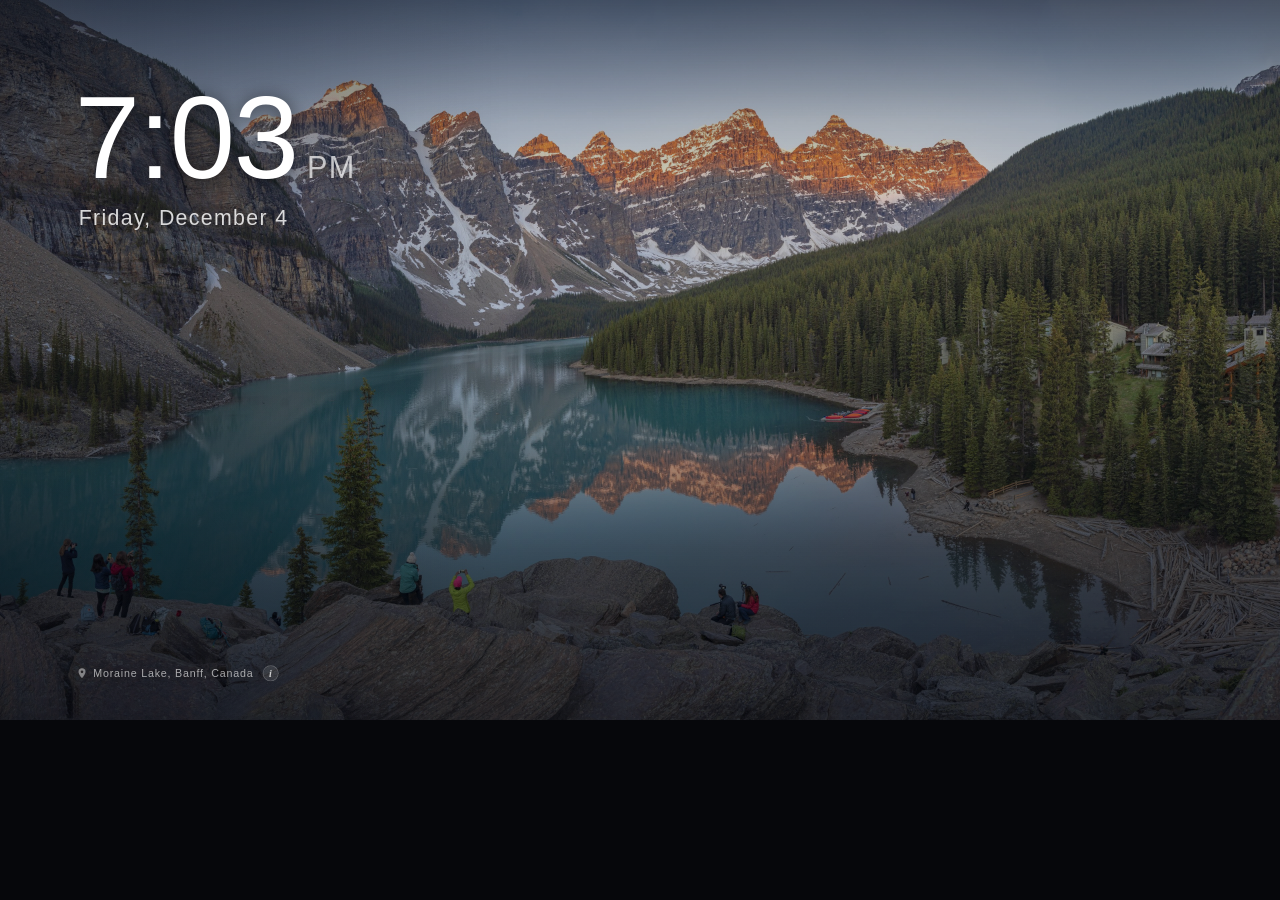
<file: index.html>
<!DOCTYPE html>
<html lang="en">
<head>
  <meta charset="utf-8">
  <meta name="viewport" content="width=1920, height=1080, initial-scale=1, user-scalable=no">
  <link rel="icon" href="icon.png">
  <title>Home</title>
  <link rel="stylesheet" href="css/style.css"><!--RH:CSS-->
</head>
<body class="blur-baked">
  <div id="stage">
    <div class="ambient" aria-hidden="true">
      <div class="blob b1"></div><div class="blob b2"></div><div class="blob b3"></div>
      <div class="wps"><img class="wp" id="wpA" alt=""><img class="wp" id="wpB" alt=""></div>
      <script>/* start downloading the wallpaper the last session queued up, before any JS file has loaded */
        (function () { try { if (/[?&]wp=/.test(location.search)) return; var e = localStorage.getItem('rh.wp.early'); if (!e) return;
          var p = e.split('|'); document.getElementById('wpB').src = p[0]; if (p[1]) (new Image()).src = p[1]; } catch (x) {} })();</script>
      <div class="scrim"></div>
      <div class="tod-night"></div>
      <div class="vignette"></div><div class="grain"></div>
    </div>

    <header class="topbar">
      <div class="greet" id="greet"></div>
      <div class="wpcap" id="wpcap"><svg class="wpcap-pin" viewBox="0 0 24 24" width="18" height="18" aria-hidden="true"><path fill="currentColor" d="M12 2a7 7 0 0 0-7 7c0 5.2 7 13 7 13s7-7.8 7-13a7 7 0 0 0-7-7zm0 9.6A2.6 2.6 0 1 1 12 6.4a2.6 2.6 0 0 1 0 5.2z"/></svg><span class="wpcap-place"></span><span class="wpinfo" id="wpinfo" aria-label="Photo credit">i</span><span class="wpcap-credit"></span></div>
      <div class="dsc-sub" id="dscSub"></div>
      <div class="clock glass-chip"><div class="time" id="time"></div><div class="date" id="date"></div></div>
    </header>

    <section class="amb" id="amb" aria-label="Clock and weather">
      <div class="amb-time" id="ambTime"></div>
      <div class="amb-date" id="ambDate"></div>
      <div class="wx" id="wx"></div>
    </section>
    <script>
      /* Paint the clock before the deferred scripts parse (~160KB). app.js tick() replaces this on boot
         (including 24-hour mode and the optional name). ES5, Chromium 76 safe. */
      (function () {
        try {
          var d = new Date(), h = d.getHours(), m = d.getMinutes();
          var mm = (m < 10 ? '0' : '') + m, ap = h < 12 ? 'AM' : 'PM', hh = (h % 12) || 12;
          var time = hh + ':' + mm + '<small>' + ap + '</small>';
          var days = ['Sunday', 'Monday', 'Tuesday', 'Wednesday', 'Thursday', 'Friday', 'Saturday'];
          var months = ['January', 'February', 'March', 'April', 'May', 'June', 'July', 'August', 'September', 'October', 'November', 'December'];
          var date = days[d.getDay()] + ', ' + months[d.getMonth()] + ' ' + d.getDate();
          var g = h < 5 ? 'Good evening' : h < 12 ? 'Good morning' : h < 17 ? 'Good afternoon' : 'Good evening';
          var at = document.getElementById('ambTime'), ad = document.getElementById('ambDate');
          var ct = document.getElementById('time'), cd = document.getElementById('date'), gr = document.getElementById('greet');
          if (at) at.innerHTML = time;
          if (ad) ad.textContent = date;
          if (ct) ct.innerHTML = time;
          if (cd) cd.textContent = date;
          if (gr && !gr.textContent) gr.textContent = g;
          if (window.performance && performance.mark) performance.mark('rh-clock');
        } catch (e) {}
      })();
    </script>

    <section class="discover" id="discover" aria-label="Discover">
      <div class="tstat" id="tstat"></div>
      <div class="cw empty" id="cw"><div class="sec-h">Resume Watching<span class="src" id="cwSrc"></span></div><div class="cw-track" id="cwTrack"></div></div>
      <div class="picks empty" id="picks"><div class="plat" id="plat"><span class="plat-arr pa-l">&#x2039;</span><span class="plat-chip"><span class="plat-logo" id="platLogo"></span></span><span class="plat-arr pa-r">&#x203a;</span><span class="plat-name" id="platName"></span><span class="plat-dots" id="platDots"></span></div><div class="sec-h"><span class="seg" id="seg"><span class="tab" id="tabMovie" data-k="movie">Movies</span><span class="tab" id="tabTv" data-k="tv">Shows</span></span><span class="pill" id="refresh">&#x21bb; Refresh</span><span class="src" id="pkSrc"></span></div><div class="pk-stage" id="pkStage"><div class="pk-track" id="pkTrack"></div></div></div>
    </section>

    <main id="rows"></main>
    <div class="hint" id="hint"></div>
    <div class="dim" id="dim"></div>

    <div id="toast" class="toast glass-chip"></div>
    <div id="fps" class="fps"></div>
  </div>

  <script defer src="js/config.js"></script>
  <script defer src="js/apps.js"></script>
  <script defer src="js/logos.js"></script>
  <script defer src="js/tizen-shim.js"></script>
  <script defer src="js/wallpapers.js"></script>
  <script defer src="js/wallpaper.js"></script>
  <script defer src="data/weekly.embed.js"></script>
  <script defer src="js/weather.js"></script>
  <script defer src="js/daynight.js"></script>
  <script defer src="js/discover.js"></script>
  <script defer src="js/inputs.js"></script>
  <script defer src="js/saver.js"></script>
  <script defer src="js/app.js"></script>
  <script defer src="js/tvcard.js"></script>
  <script defer src="js/voice.js"></script>
</body>
</html>
</file>
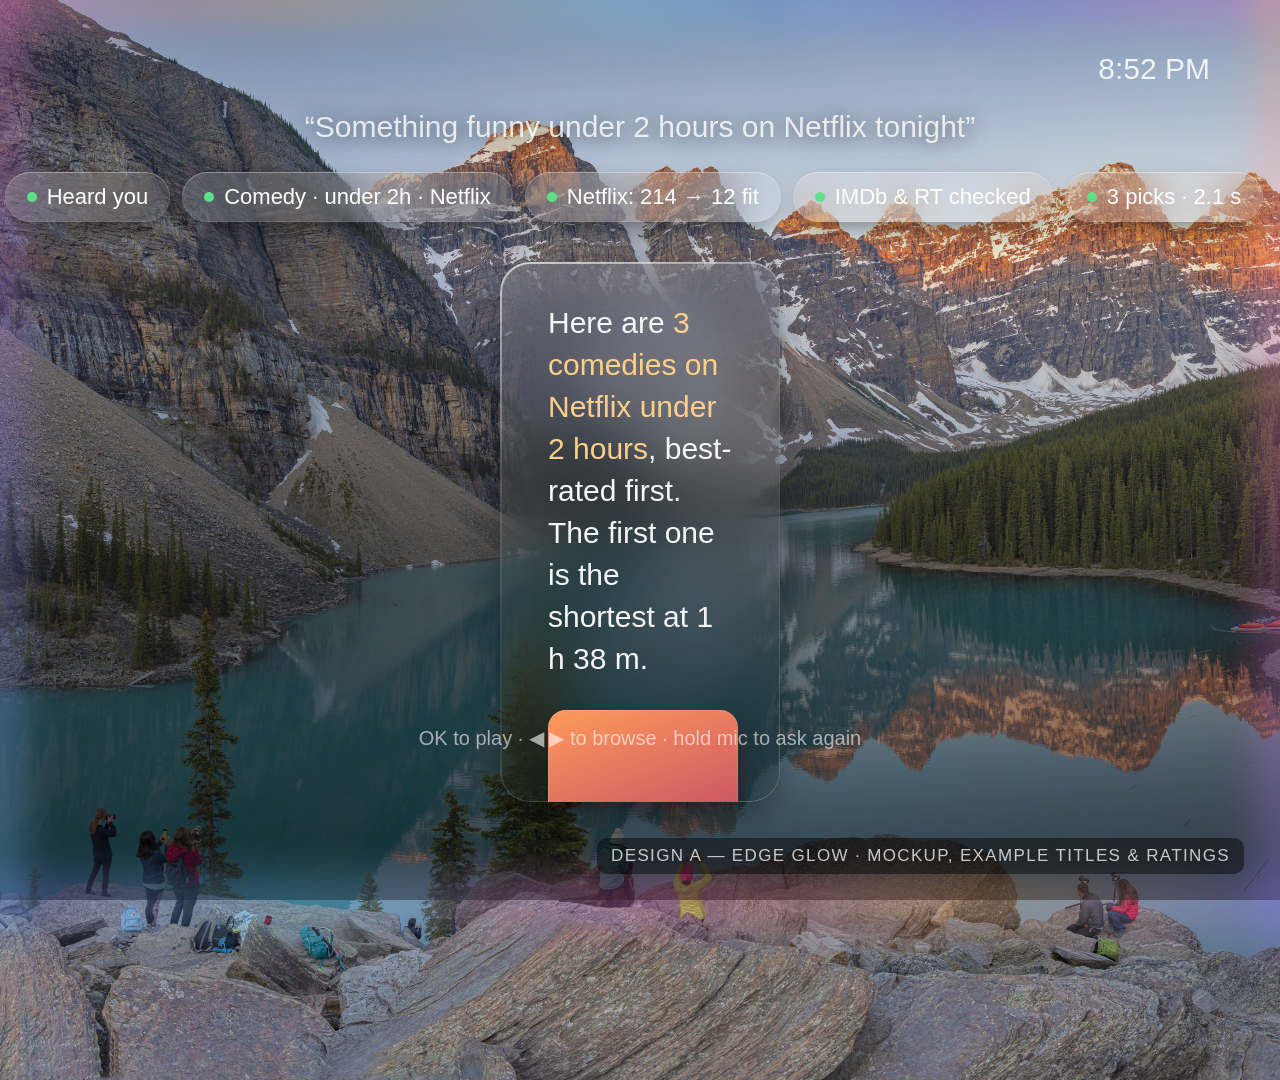
<file: mockups/voice/a-edge-glow.html>
<!doctype html><html><head><meta charset="utf-8"><link rel="stylesheet" href="voice.css"><style>
.edge{position:absolute;filter:blur(22px);opacity:.95}
.et{left:-40px;right:-40px;top:-26px;height:46px;background:linear-gradient(90deg,#ff6ec4,#ffb36b,#7ad7ff,#8a7bff,#ff6ec4)}
.eb{left:-40px;right:-40px;bottom:-26px;height:46px;background:linear-gradient(90deg,#8a7bff,#7ad7ff,#ff6ec4,#ffb36b,#8a7bff)}
.el{top:-40px;bottom:-40px;left:-26px;width:46px;background:linear-gradient(180deg,#ff6ec4,#8a7bff,#7ad7ff)}
.er{top:-40px;bottom:-40px;right:-26px;width:46px;background:linear-gradient(180deg,#ffb36b,#ff6ec4,#8a7bff)}
.done .edge{opacity:.35}
.q{position:absolute;left:0;right:0;bottom:120px;text-align:center;font-size:44px;font-weight:600;text-shadow:0 2px 20px rgba(0,0,0,.6)}
.q span{color:rgba(255,255,255,.55)}
.steps{position:absolute;left:0;right:0;bottom:200px;text-align:center}
.done .q{bottom:auto;top:110px;font-size:30px;font-weight:500;color:rgba(255,255,255,.8)}
.done .steps{bottom:auto;top:172px}
.card{left:500px;right:500px;top:262px;height:540px;padding:40px 48px;box-sizing:border-box;display:none}
.done .card{display:block}
.ans{font-size:30px;line-height:1.4;margin-bottom:30px;font-weight:500}
.ans em{font-style:normal;color:#ffd08a}
.hint{position:absolute;left:0;right:0;bottom:150px;text-align:center;font-size:20px;color:rgba(255,255,255,.6);display:none}
.done .hint{display:block}
</style></head><body>
<img class="wp" src="../../images/wallpapers/moraine-lake.jpg"><div class="scrim"></div>
<div class="edge et"></div><div class="edge eb"></div><div class="edge el"></div><div class="edge er"></div>
<div class="clock">8:52 PM</div>
<div class="q">“Something funny under 2 hours on Netflix tonight<span class="w-only">…</span>”</div>
<div class="steps" id="steps"></div>
<div class="glass card">
 <div class="ans">Here are <em>3 comedies on Netflix under 2 hours</em>, best-rated first. The first one is the shortest at 1 h 38 m.</div>
 <div class="poster"><div class="art p1"><b>Example Title One</b></div><div class="meta">2023 · 1h 38m</div><span class="badge imdb">IMDb 7.4</span><span class="badge rt">RT 91%</span></div>
 <div class="poster"><div class="art p2"><b>Example Title Two</b></div><div class="meta">2021 · 1h 52m</div><span class="badge imdb">IMDb 7.1</span><span class="badge rt">RT 86%</span></div>
 <div class="poster"><div class="art p3"><b>Example Title Three</b></div><div class="meta">2019 · 1h 44m</div><span class="badge imdb">IMDb 6.9</span></div>
</div>
<div class="hint">OK to play  ·  ◀ ▶ to browse  ·  hold mic to ask again</div>
<div class="label">Design A — Edge Glow · mockup, example titles & ratings</div>
<script src="_state.js"></script><script>
var W=document.body.className==='working';
var s=W?[['done','Heard you'],['done','Comedy · under 2h · Netflix'],['live','Searching Netflix — 214 titles'],['','Checking IMDb & RT'],['','Answer']]
       :[['done','Heard you'],['done','Comedy · under 2h · Netflix'],['done','Netflix: 214 → 12 fit'],['done','IMDb & RT checked'],['done','3 picks · 2.1 s']];
document.getElementById('steps').innerHTML=s.map(function(x){return '<span class="chip '+x[0]+'"><i></i>'+x[1]+'</span>'}).join('');
if(!W){var e=document.querySelector('.w-only');e.parentNode.removeChild(e);}
</script></body></html>
</file>
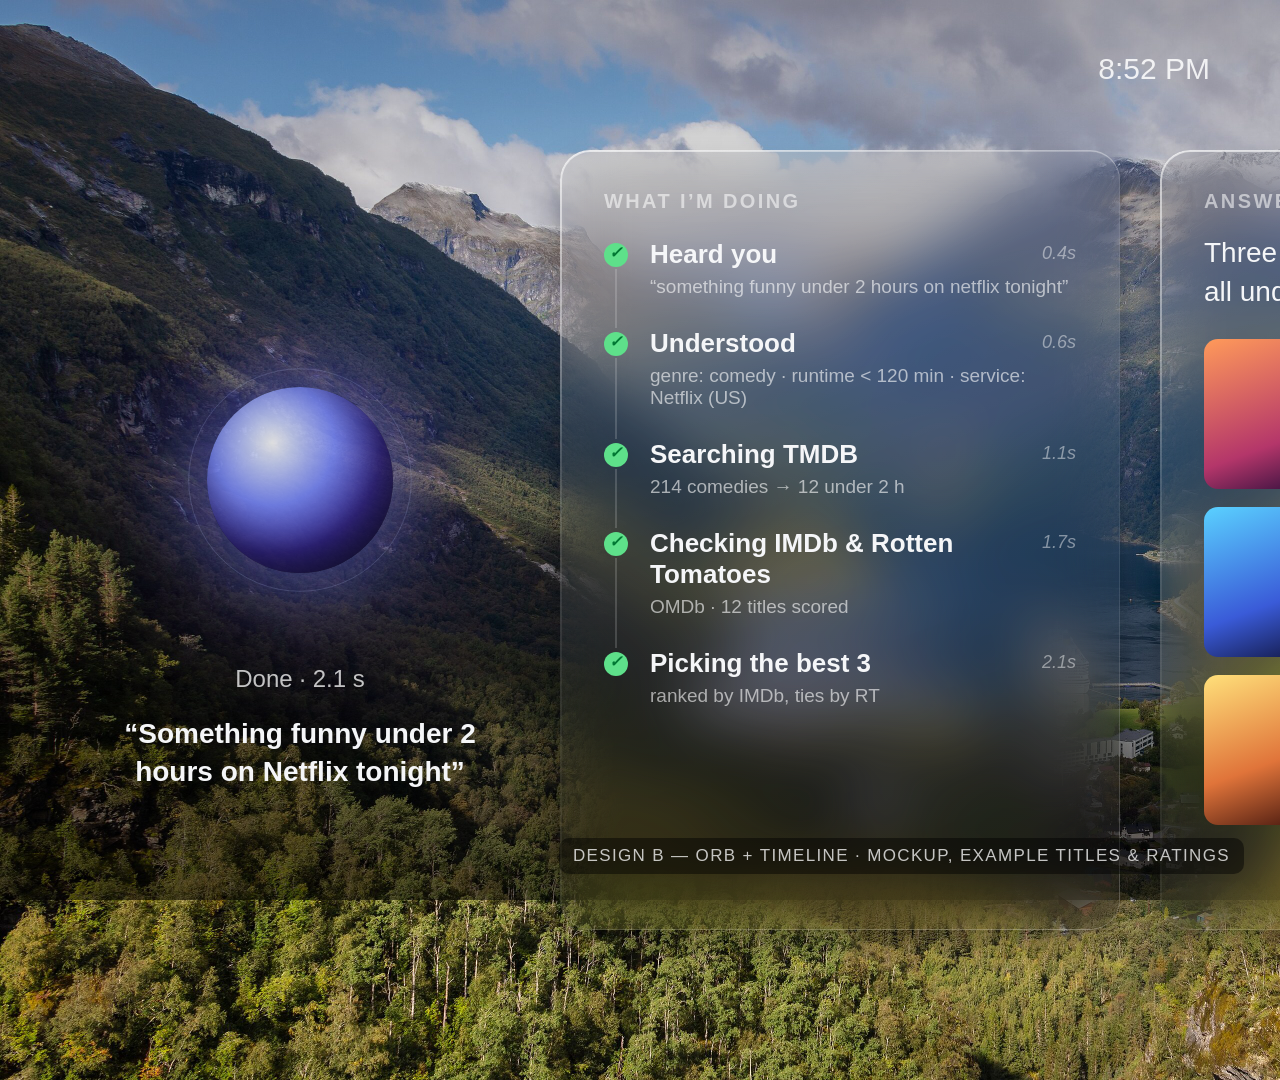
<file: mockups/voice/b-orb-timeline.html>
<!doctype html><html><head><meta charset="utf-8"><link rel="stylesheet" href="voice.css"><style>
.orb{position:absolute;left:150px;top:330px;width:300px;height:300px;border-radius:50%;
 background:radial-gradient(circle at 35% 30%,#fff 0%,#cfd8ff 12%,#7d8cff 35%,#3a2a9a 62%,#120c2e 100%);
 box-shadow:0 0 120px 30px rgba(120,130,255,.45),0 0 260px 80px rgba(150,90,255,.22),inset -20px -30px 60px rgba(0,0,0,.45)}
.orb::after{content:"";position:absolute;left:-30px;top:-30px;right:-30px;bottom:-30px;border-radius:50%;border:1.5px solid rgba(190,200,255,.35)}
.done .orb{transform:scale(.62);left:150px;top:330px;opacity:.85}
.orbcap{position:absolute;left:100px;width:400px;top:665px;text-align:center;font-size:24px;color:rgba(255,255,255,.75)}
.q{position:absolute;left:100px;width:400px;top:715px;text-align:center;font-size:28px;line-height:1.35;font-weight:600}
.tl{left:560px;top:150px;width:560px;height:780px;padding:40px 44px;box-sizing:border-box}
.tl h3{margin:0 0 26px;font-size:20px;letter-spacing:.12em;text-transform:uppercase;color:rgba(255,255,255,.55);font-weight:600}
.st{position:relative;padding:0 0 30px 46px}
.st::before{content:"";position:absolute;left:11px;top:30px;bottom:0;width:2px;background:rgba(255,255,255,.16)}
.st:last-child::before{display:none}
.st i{position:absolute;left:0;top:4px;width:24px;height:24px;border-radius:50%;background:rgba(255,255,255,.14);box-shadow:inset 0 0 0 1.5px rgba(255,255,255,.3)}
.st.ok i{background:#5ee08a;box-shadow:none}.st.ok i::after{content:"✓";position:absolute;left:5px;top:0;font-size:16px;color:#073;font-weight:800}
.st.live i{background:#9fb6ff;box-shadow:0 0 0 6px rgba(159,182,255,.22),0 0 22px #9fb6ff}
.st b{display:block;font-size:26px;font-weight:600}.st.todo b{color:rgba(255,255,255,.45)}
.st span{display:block;font-size:19px;color:rgba(255,255,255,.6);margin-top:6px}
.st .t{position:absolute;right:0;top:4px;font-size:18px;color:rgba(255,255,255,.45)}
.bar{height:6px;border-radius:3px;background:rgba(255,255,255,.14);margin-top:12px;width:360px;overflow:hidden}
.bar u{display:block;height:6px;width:58%;background:linear-gradient(90deg,#9fb6ff,#d6a2ff)}
.ap{left:1160px;top:150px;width:660px;height:780px;padding:40px 44px;box-sizing:border-box}
.ap h3{margin:0 0 20px;font-size:20px;letter-spacing:.12em;text-transform:uppercase;color:rgba(255,255,255,.55);font-weight:600}
.ans{font-size:28px;line-height:1.4;margin-bottom:28px}
.row{display:block;margin-bottom:18px;position:relative;height:150px}
.row .art{position:absolute;left:0;top:0;width:100px;height:150px;border-radius:14px}
.row .tx{position:absolute;left:124px;top:6px;right:0}
.row .tx b{font-size:24px}.row .tx div{font-size:18px;color:rgba(255,255,255,.6);margin-top:6px}
.sk{height:22px;border-radius:11px;background:rgba(255,255,255,.12);margin:16px 0}
.working .real{display:none}.done .skel{display:none}
</style></head><body>
<img class="wp" src="../../images/wallpapers/geiranger.jpg"><div class="scrim"></div>
<div class="clock">8:52 PM</div>
<div class="orb"></div>
<div class="orbcap" id="cap"></div>
<div class="q">“Something funny under 2 hours on Netflix tonight”</div>
<div class="glass tl"><h3>What I’m doing</h3><div id="tl"></div></div>
<div class="glass ap"><h3>Answer</h3>
 <div class="skel"><div class="sk" style="width:90%"></div><div class="sk" style="width:70%"></div><div class="sk" style="width:80%;margin-top:50px;height:150px;border-radius:14px"></div><div class="sk" style="width:80%;height:150px;border-radius:14px"></div></div>
 <div class="real"><div class="ans">Three good comedies tonight — all on Netflix, all under 2 hours.</div>
  <div class="row"><div class="art p1"></div><div class="tx"><b>Example Title One</b><div>2023 · 1h 38m · Comedy</div><span class="badge imdb">IMDb 7.4</span><span class="badge rt">RT 91%</span></div></div>
  <div class="row"><div class="art p2"></div><div class="tx"><b>Example Title Two</b><div>2021 · 1h 52m · Comedy, Romance</div><span class="badge imdb">IMDb 7.1</span><span class="badge rt">RT 86%</span></div></div>
  <div class="row"><div class="art p3"></div><div class="tx"><b>Example Title Three</b><div>2019 · 1h 44m · Comedy</div><span class="badge imdb">IMDb 6.9</span></div></div>
 </div></div>
<div class="label">Design B — Orb + Timeline · mockup, example titles & ratings</div>
<script src="_state.js"></script><script>
var W=document.body.className==='working';
var s=[['ok','Heard you','“something funny under 2 hours on netflix tonight”','0.4s'],
 ['ok','Understood','genre: comedy · runtime &lt; 120 min · service: Netflix (US)','0.6s'],
 [W?'live':'ok','Searching TMDB',W?'Netflix catalogue · 214 comedies found…':'214 comedies → 12 under 2 h','1.1s'],
 [W?'todo':'ok','Checking IMDb & Rotten Tomatoes',W?'waiting':'OMDb · 12 titles scored','1.7s'],
 [W?'todo':'ok','Picking the best 3',W?'waiting':'ranked by IMDb, ties by RT','2.1s']];
document.getElementById('tl').innerHTML=s.map(function(x,i){return '<div class="st '+x[0]+'"><i></i><b>'+x[1]+'</b><span>'+x[2]+'</span>'+
 ((W&&i==2)?'<div class="bar"><u></u></div>':'')+(x[0]=='ok'?'<em class="t">'+x[3]+'</em>':'')+'</div>'}).join('');
document.getElementById('cap').textContent=W?'Working…':'Done · 2.1 s';
</script></body></html>
</file>
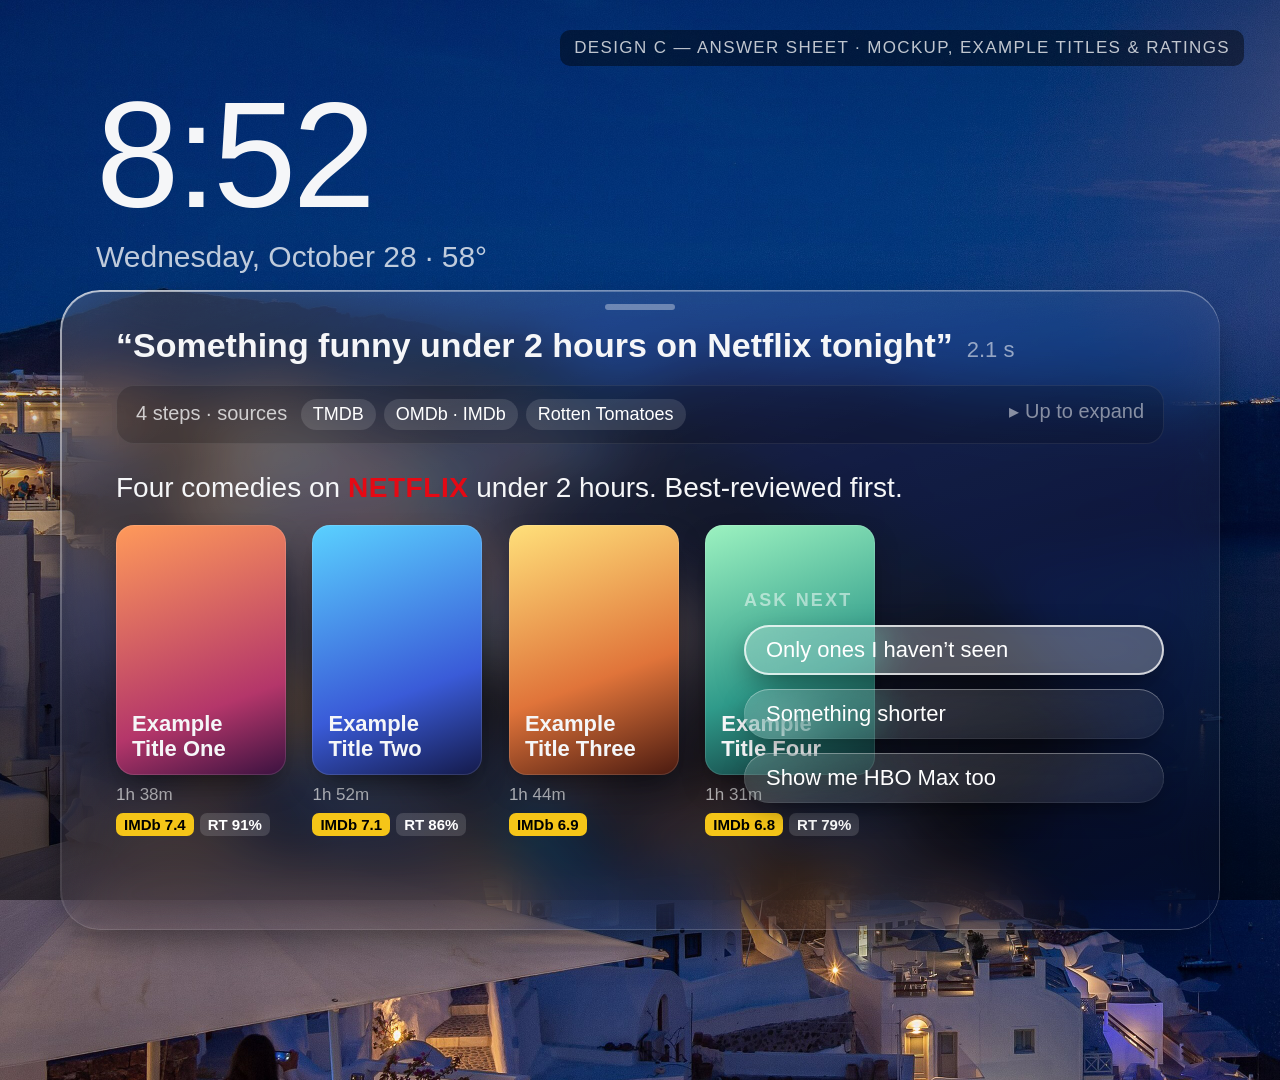
<file: mockups/voice/c-answer-sheet.html>
<!doctype html><html><head><meta charset="utf-8"><link rel="stylesheet" href="voice.css"><style>
.amb{position:absolute;left:96px;top:80px}.amb .t{font-size:150px;font-weight:200;letter-spacing:-4px;line-height:1}.amb .d{font-size:30px;color:rgba(255,255,255,.75);margin-top:10px}
.sheet{left:60px;right:60px;bottom:-30px;height:640px;padding:36px 56px 0;box-sizing:border-box;border-radius:40px}
.working .sheet{height:380px}
.grab{position:absolute;left:50%;top:14px;width:70px;margin-left:-35px;height:6px;border-radius:3px;background:rgba(255,255,255,.35)}
.q{font-size:34px;font-weight:600}.q small{font-size:22px;color:rgba(255,255,255,.55);font-weight:400;margin-left:14px}
.strip{margin-top:20px;padding:14px 20px;border-radius:18px;background:rgba(0,0,0,.18);box-shadow:inset 0 0 0 1px rgba(255,255,255,.08);font-size:20px;color:rgba(255,255,255,.75)}
.strip .src{display:inline-block;padding:5px 12px;border-radius:999px;background:rgba(255,255,255,.12);margin-left:8px;color:#fff;font-size:18px}
.strip .exp{float:right;color:rgba(255,255,255,.5)}
.steps{margin-top:14px}.steps div{font-size:22px;padding:8px 0;color:rgba(255,255,255,.5)}
.steps div.ok{color:#fff}.steps div.ok::before{content:"✓  ";color:#5ee08a;font-weight:800}
.steps div.live{color:#fff}.steps div.live::before{content:"●  ";color:#9fb6ff;text-shadow:0 0 10px #9fb6ff}
.steps div.todo::before{content:"○  "}
.ans{font-size:28px;line-height:1.4;margin:24px 0 18px;max-width:1500px}
.posters .poster{width:170px}.posters .art{height:250px}
.fu{position:absolute;right:56px;top:300px;width:420px}
.fu h4{margin:0 0 14px;font-size:18px;letter-spacing:.12em;text-transform:uppercase;color:rgba(255,255,255,.5);font-weight:600}
.fu .chip{display:block;margin:0 0 14px;color:#fff;font-size:22px}
.fu .chip.f{box-shadow:inset 0 0 0 2px rgba(255,255,255,.75),0 12px 34px -8px rgba(0,0,0,.6);background:rgba(255,255,255,.26)}
.working .real{display:none}.done .steps{display:none}
</style></head><body>
<img class="wp" src="../../images/wallpapers/santorini.jpg"><div class="scrim"></div>
<div class="amb"><div class="t">8:52</div><div class="d">Wednesday, October 28 · 58°</div></div>
<div class="glass sheet"><div class="grab"></div>
 <div class="q">“Something funny under 2 hours on Netflix tonight”<small id="sm"></small></div>
 <div class="strip" id="strip"></div>
 <div class="steps" id="steps"></div>
 <div class="real">
  <div class="ans">Four comedies on <span class="netflix">NETFLIX</span> under 2 hours. Best-reviewed first.</div>
  <div class="posters">
   <div class="poster"><div class="art p1"><b>Example Title One</b></div><div class="meta">1h 38m</div><span class="badge imdb">IMDb 7.4</span><span class="badge rt">RT 91%</span></div>
   <div class="poster"><div class="art p2"><b>Example Title Two</b></div><div class="meta">1h 52m</div><span class="badge imdb">IMDb 7.1</span><span class="badge rt">RT 86%</span></div>
   <div class="poster"><div class="art p3"><b>Example Title Three</b></div><div class="meta">1h 44m</div><span class="badge imdb">IMDb 6.9</span></div>
   <div class="poster"><div class="art p4"><b>Example Title Four</b></div><div class="meta">1h 31m</div><span class="badge imdb">IMDb 6.8</span><span class="badge rt">RT 79%</span></div>
  </div>
  <div class="fu"><h4>Ask next</h4><span class="chip f">Only ones I haven’t seen</span><span class="chip">Something shorter</span><span class="chip">Show me HBO Max too</span></div>
 </div>
</div>
<div class="label" style="bottom:auto;top:30px">Design C — Answer Sheet · mockup, example titles & ratings</div>
<script src="_state.js"></script><script>
var W=document.body.className==='working';
document.getElementById('sm').textContent=W?'working…':'2.1 s';
document.getElementById('strip').innerHTML=W?'Working · 2 of 4 steps<span class="exp">▾ live</span>'
 :'4 steps · sources <span class="src">TMDB</span><span class="src">OMDb · IMDb</span><span class="src">Rotten Tomatoes</span><span class="exp">▸ Up to expand</span>';
document.getElementById('steps').innerHTML=W?'<div class="ok">Understood: comedy · under 2 h · Netflix (US)</div><div class="ok">TMDB: 214 comedies on Netflix → 12 under 2 h</div><div class="live">Checking IMDb & RT for 12 titles…</div><div class="todo">Writing the answer</div>':'';
</script></body></html>
</file>
<file: css/style.css>
/* Glass Home launcher — "Liquid Glass" TV home. 1920x1080 logical canvas.
 * Tizen 6.0 (Chromium ~76): no flex `gap`, no `inset`, no `aspect-ratio`.
 * Animations use transform/opacity only. */

html, body {
  margin: 0; padding: 0; width: 100%; height: 100%;
  background: #06070b; overflow: hidden;
}
body {
  font-family: -apple-system, BlinkMacSystemFont, "SF Pro Display", "SF Pro Text",
    "SamsungOne", "Samsung One", "SamsungOneUI", "TizenSans", "Helvetica Neue",
    "Inter", Roboto, "Segoe UI", Arial, sans-serif;
  color: #f5f6f8;
  -webkit-font-smoothing: antialiased;
  text-rendering: optimizeLegibility;
  cursor: default;
  -webkit-user-select: none; user-select: none;
}

#stage {
  position: absolute; left: 0; top: 0;
  width: 1920px; height: 1080px; overflow: hidden;
  transform-origin: 0 0;
}

/* ---------------- ambient background ---------------- */
.ambient { position: absolute; left: 0; top: 0; right: 0; bottom: 0; overflow: hidden;
  background: radial-gradient(120% 90% at 50% 0%, #141a2e 0%, #0a0c14 55%, #050609 100%); }
.blob { position: absolute; border-radius: 50%; will-change: transform; }
.b1 { width: 1400px; height: 1400px; left: -380px; top: -620px;
  background: radial-gradient(closest-side, rgba(92, 72, 230, .55), rgba(92, 72, 230, 0)); }
.b2 { width: 1300px; height: 1300px; right: -420px; top: -260px;
  background: radial-gradient(closest-side, rgba(24, 150, 190, .42), rgba(24, 150, 190, 0)); }
.b3 { width: 1500px; height: 1100px; left: 260px; bottom: -700px;
  background: radial-gradient(closest-side, rgba(190, 52, 140, .32), rgba(190, 52, 140, 0)); }
.motion .b1 { animation: drift1 38s ease-in-out infinite alternate; }
.motion .b2 { animation: drift2 46s ease-in-out infinite alternate; }
.motion .b3 { animation: drift3 54s ease-in-out infinite alternate; }
@keyframes drift1 { from { transform: translate3d(0,0,0); } to { transform: translate3d(220px, 120px, 0); } }
@keyframes drift2 { from { transform: translate3d(0,0,0); } to { transform: translate3d(-260px, 90px, 0); } }
@keyframes drift3 { from { transform: translate3d(0,0,0); } to { transform: translate3d(180px, -140px, 0); } }

.vignette { position: absolute; left: 0; top: 0; right: 0; bottom: 0;
  background: radial-gradient(140% 110% at 50% 35%, rgba(0,0,0,0) 45%, rgba(0,0,0,.55) 100%); }
/* subtle film grain keeps gradients from banding on the panel */
.grain { position: absolute; left: 0; top: 0; right: 0; bottom: 0; opacity: .05;
  background-image: url("data:image/svg+xml;utf8,<svg xmlns='http://www.w3.org/2000/svg' width='160' height='160'><filter id='n'><feTurbulence type='fractalNoise' baseFrequency='.9' numOctaves='2' stitchTiles='stitch'/><feColorMatrix values='0 0 0 0 1  0 0 0 0 1  0 0 0 0 1  0 0 0 .9 0'/></filter><rect width='100%' height='100%' filter='url(%23n)'/></svg>"); }

/* ---------------- scenic wallpapers ---------------- */
/* own stacking context so the layers' z-index never rises above the scrim/tint */
.wps { position: absolute; left: 0; top: 0; width: 1920px; height: 1080px; overflow: hidden; z-index: 0; }
.wp { position: absolute; left: 0; top: 0; width: 1920px; height: 1080px; object-fit: cover;
  opacity: 0; transition: opacity var(--wp-fade, 600ms) ease-in-out; transform-origin: 50% 50%;
  will-change: opacity; -webkit-backface-visibility: hidden; backface-visibility: hidden; }
.wp.on { opacity: 1; z-index: 2; }
.wp.under { opacity: 1; z-index: 1; transition: none; }
.wp:not([src]) { visibility: hidden; }
.wp:not(.on) { transition: none; }
.wp-still .wp { animation: none !important; }
.wp-motion .wp { will-change: transform, opacity; transform: scale(1.04) translate3d(0, 0, 0); }
/* Ken Burns: ~8% zoom with a gentle drift; stays inside the frame (max pan < zoom/2). */
@keyframes kb1 { from { transform: scale(1.02) translate3d(0, 0, 0); }        to { transform: scale(1.10) translate3d(-2.2%, -1.2%, 0); } }
@keyframes kb2 { from { transform: scale(1.10) translate3d(2%, 1%, 0); }      to { transform: scale(1.02) translate3d(0, 0, 0); } }
@keyframes kb3 { from { transform: scale(1.03) translate3d(1.5%, -1%, 0); }   to { transform: scale(1.10) translate3d(-1.5%, 1%, 0); } }
@keyframes kb4 { from { transform: scale(1.09) translate3d(-1.8%, 1.2%, 0); } to { transform: scale(1.03) translate3d(1%, -.5%, 0); } }
/* readability scrim: light top (greeting/clock), soft bottom (dock), slight overall dim */
.scrim { position: absolute; left: 0; top: 0; right: 0; bottom: 0; display: none;
  background:
    linear-gradient(180deg, rgba(4,6,12,.55) 0%, rgba(4,6,12,.18) 17%, rgba(4,6,12,0) 32%),
    linear-gradient(0deg, rgba(4,6,12,.66) 0%, rgba(4,6,12,.44) 24%, rgba(4,6,12,.14) 42%, rgba(4,6,12,0) 58%),
    linear-gradient(90deg, rgba(4,6,12,.28) 0%, rgba(4,6,12,0) 40%),
    rgba(4,6,12,.14); }
.has-wp .scrim { display: block; }
.has-wp .blob, .has-wp .grain { display: none; }
.has-wp .ambient { background: #06070b; }
.has-wp .vignette { background: radial-gradient(150% 120% at 50% 40%, rgba(0,0,0,0) 55%, rgba(0,0,0,.45) 100%); }

/* location caption under the greeting (subtle); photo credit appears on demand */
.wpcap { position: absolute; left: 4px; top: 84px; white-space: nowrap; font-size: 20px; font-weight: 500;
  letter-spacing: .2px; color: rgba(255,255,255,.70); opacity: 0; transform: translate3d(0, 4px, 0);
  transition: opacity 900ms ease, transform 900ms ease; text-shadow: 0 1px 12px rgba(0,0,0,.55); }
.wpcap.show { opacity: 1; transform: translate3d(0, 0, 0); }
.wpcap-pin { vertical-align: -3px; margin-right: 8px; opacity: .7; }
.wpinfo { display: inline-block; position: relative; vertical-align: 1px; margin-left: 14px; width: 24px; height: 24px; border-radius: 50%;
  text-align: center; font: italic 700 15px/24px Georgia, "Times New Roman", serif; color: rgba(255,255,255,.75);
  background: rgba(255,255,255,.10); box-shadow: inset 0 0 0 1px rgba(255,255,255,.22); text-shadow: none;
  transition: transform 140ms cubic-bezier(.2,.8,.2,1), background-color 140ms ease, color 140ms ease; }
.wpinfo.is-focused { transform: scale(1.45); background: rgba(255,255,255,.95); color: #111; z-index: 2;
  box-shadow: 0 6px 22px rgba(0,0,0,.45), 0 0 18px rgba(255,255,255,.35); }
.wpcap-credit { display: inline-block; margin-left: 14px; font-size: 16px; font-weight: 500; color: rgba(255,255,255,.62);
  letter-spacing: .3px; opacity: 0; transform: translate3d(-6px, 0, 0); transition: opacity 400ms ease, transform 400ms ease; }
.show-credit .wpcap-credit { opacity: 1; transform: translate3d(0, 0, 0); }
.wpcap-credit:empty { display: none; }

/* ---------------- glass material ---------------- */
.glass {
  position: relative;
  border-radius: 30px;
  background: linear-gradient(160deg, rgba(255,255,255,.16) 0%, rgba(255,255,255,.06) 45%, rgba(255,255,255,.04) 100%);
  box-shadow:
    inset 0 1.5px 0 rgba(255,255,255,.30),     /* top inner highlight */
    inset 0 -1px 0 rgba(255,255,255,.06),
    0 18px 40px -12px rgba(0,0,0,.55);
  overflow: hidden;
}
/* specular edge: gradient hairline border via mask */
.glass::before {
  content: ""; position: absolute; left: 0; top: 0; right: 0; bottom: 0;
  border-radius: inherit; padding: 1.5px; pointer-events: none;
  background: linear-gradient(145deg, rgba(255,255,255,.65) 0%, rgba(255,255,255,.12) 28%,
              rgba(255,255,255,.04) 55%, rgba(255,255,255,.22) 100%);
  -webkit-mask: linear-gradient(#000 0 0) content-box, linear-gradient(#000 0 0);
  -webkit-mask-composite: xor; mask-composite: exclude;
}
/* liquid highlight bloom, top-left */
.glass::after {
  content: ""; position: absolute; left: -20%; top: -60%; width: 90%; height: 120%;
  pointer-events: none; border-radius: 50%;
  background: radial-gradient(closest-side, rgba(255,255,255,.16), rgba(255,255,255,0));
}
/* Three glass modes (body.blur-*):
 *  baked (default): a pre-blurred 480x270 copy of the wallpaper is clipped into each surface (.bk) — no per-frame blur.
 *  live : real backdrop-filter (the old look; costs GPU time on every frame something moves).
 *  off  : solid translucent fill. */
.bk { position: absolute; left: 0; top: 0; right: 0; bottom: 0; overflow: hidden; border-radius: inherit; display: none; z-index: 0; }
.bk i { position: absolute; left: 0; top: 0; right: 0; bottom: 0; opacity: 0; transition: none;
  background-repeat: no-repeat; background-size: 1920px 1080px; }
.bk i.on { opacity: 1; }
.bk i.top { z-index: 1; transition: opacity var(--wp-fade, 600ms) ease-in-out; }
.bk::after { content: ""; position: absolute; left: 0; top: 0; right: 0; bottom: 0; z-index: 2;
  background: linear-gradient(160deg, rgba(255,255,255,.13) 0%, rgba(255,255,255,.04) 45%, rgba(8,10,18,.16) 100%); }
.has-wp.blur-baked .bk { display: block; }
.has-wp.blur-baked .glass, .has-wp.blur-baked .glass-chip { background: rgba(18,20,30,.35); }
.glass::before, .glass::after { z-index: 1; }
.glass-chip > *:not(.bk), .glass > *:not(.bk) { position: relative; z-index: 3; }
.has-wp.blur-live .glass, .has-wp.blur-live .glass-chip {
  -webkit-backdrop-filter: blur(30px) saturate(150%) brightness(.80); backdrop-filter: blur(30px) saturate(150%) brightness(.80);
  background: linear-gradient(160deg, rgba(255,255,255,.17) 0%, rgba(255,255,255,.07) 45%, rgba(20,24,36,.10) 100%); }
.blur-off .glass, .blur-off .glass-chip, body:not(.has-wp) .glass {
  background: linear-gradient(160deg, rgba(60,66,88,.62) 0%, rgba(30,34,50,.66) 50%, rgba(20,22,34,.72) 100%); }

.glass-chip {
  position: relative; border-radius: 999px;
  background: linear-gradient(160deg, rgba(255,255,255,.14), rgba(255,255,255,.05));
  box-shadow: inset 0 1px 0 rgba(255,255,255,.28), inset 0 0 0 1px rgba(255,255,255,.08), 0 10px 30px -10px rgba(0,0,0,.6);
}

/* ---------------- top bar ---------------- */
.topbar { position: absolute; left: 80px; right: 80px; top: 46px; height: 96px; }
.greet { position: absolute; left: 4px; top: 22px; font-size: 40px; font-weight: 600; letter-spacing: -.5px;
  color: rgba(255,255,255,.92); }
.greet small { display: block; font-size: 22px; font-weight: 500; letter-spacing: 0; color: rgba(255,255,255,.5); margin-top: 6px; }
.clock { position: absolute; right: 0; top: 10px; padding: 16px 34px 16px 34px; text-align: right; }
.clock .time { font-size: 46px; font-weight: 600; letter-spacing: -.5px; line-height: 1; font-variant-numeric: tabular-nums; }
.clock .time small { font-size: 24px; font-weight: 600; margin-left: 6px; color: rgba(255,255,255,.65); letter-spacing: 0; }
.clock .date { font-size: 19px; font-weight: 500; color: rgba(255,255,255,.58); margin-top: 6px; letter-spacing: .2px; }

/* ---------------- rows ---------------- */
#rows { position: absolute; left: 0; right: 0; top: 0; bottom: 0; }
.row { position: relative; padding: 0 80px; }
.row-head { height: 44px; position: relative; margin-bottom: 14px; white-space: nowrap; }
.row-title { display: inline-block; font-size: 30px; font-weight: 600; letter-spacing: -.2px;
  color: rgba(255,255,255,.9); vertical-align: middle; }
.row-sub { display: inline-block; margin-left: 18px; font-size: 21px; font-weight: 500; color: rgba(255,255,255,.5);
  vertical-align: middle; transition: opacity 250ms ease; }
.chip { display: inline-block; vertical-align: middle; margin-left: 16px; padding: 5px 14px; border-radius: 999px;
  font-size: 16px; font-weight: 600; letter-spacing: .6px; text-transform: uppercase;
  color: rgba(255,255,255,.75); background: rgba(255,255,255,.10); box-shadow: inset 0 0 0 1px rgba(255,255,255,.16); }
.row-track { position: relative; white-space: nowrap; transition: transform 380ms cubic-bezier(.2,.8,.2,1);
  will-change: transform; }

/* ---------------- the dock ---------------- */
/* one floating glass bar, centred in the lower third; tiles inside carry no backdrop-filter of their own */
.row-dock { position: absolute; left: 0; right: 0; top: 742px; padding: 0; text-align: center; }
.dock { position: relative; display: inline-block; padding: 22px 30px; white-space: nowrap; text-align: left; }
.dock-bg { position: absolute; left: 0; top: 0; right: 0; bottom: 0; border-radius: 46px; overflow: hidden; }
.dock .row-track { transition: none; will-change: auto; }
.dock-div { display: inline-block; vertical-align: middle; width: 2px; height: 64px; margin: 0 28px 0 6px; border-radius: 1px;
  background: linear-gradient(180deg, rgba(255,255,255,0), rgba(255,255,255,.26), rgba(255,255,255,0)); }

/* ---------------- app tiles ----------------
 * Focus = transform scale (140 ms) + opacity of pre-rendered layers. Nothing animates layout, paint or shadows. */
.tile { position: relative; display: inline-block; vertical-align: middle; margin-right: 22px;
  transition: transform 140ms cubic-bezier(.2,.8,.2,1); will-change: transform; transform: translateZ(0); outline: none; }
.tile:last-child { margin-right: 0; }
.tile-body { position: relative; display: block; overflow: hidden;
  background: linear-gradient(160deg, rgba(255,255,255,.13) 0%, rgba(255,255,255,.05) 60%, rgba(255,255,255,.03) 100%);
  box-shadow: inset 0 1px 0 rgba(255,255,255,.26), inset 0 0 0 1px rgba(255,255,255,.07); }
.tile-lg .tile-body { width: 200px; height: 116px; border-radius: 26px; }
.tile-sm .tile-body { width: 132px; height: 78px; border-radius: 20px; }
.tile-tint { position: absolute; left: 0; top: 0; right: 0; bottom: 0; opacity: .9;
  background: radial-gradient(120% 90% at 50% 120%, var(--brandA, rgba(255,255,255,.08)), rgba(0,0,0,0) 70%); }
/* focus layer: brighter glass + brand glow, rendered once, faded by opacity only */
.tile-fx { position: absolute; left: 0; top: 0; right: 0; bottom: 0; opacity: 0; transition: opacity 140ms ease; will-change: opacity; }
.tile-fx::before { content: ""; position: absolute; left: 8px; right: 8px; top: 12px; bottom: 6px; border-radius: 26px;
  box-shadow: 0 8px 22px 2px var(--brand, rgba(255,255,255,.4)); opacity: .5; }
.tile-fx::after { content: ""; position: absolute; left: 0; top: 0; right: 0; bottom: 0; border-radius: inherit;
  background: linear-gradient(160deg, rgba(255,255,255,.34) 0%, rgba(255,255,255,.14) 55%, rgba(255,255,255,.08) 100%);
  box-shadow: inset 0 2px 0 rgba(255,255,255,.65), inset 0 0 0 1.5px rgba(255,255,255,.30); }
.tile-lg .tile-fx { width: 200px; height: 116px; border-radius: 26px; }
.tile-sm .tile-fx { width: 132px; height: 78px; border-radius: 20px; }
.tile-body { z-index: 1; }
.tile-fx { z-index: 2; }
.tile-logo { position: absolute; left: 0; right: 0; top: 50%; text-align: center; z-index: 3;
  transform: translateY(-50%) scale(.72); transform-origin: 50% 50%; }
.tile-sm .tile-logo { transform: translateY(-50%) scale(.56); }
.tile-lg .tile-logo { top: 58px; }
.tile-sm .tile-logo { top: 39px; }
.tile-label { position: absolute; left: -40px; right: -40px; text-align: center; font-size: 21px; font-weight: 600;
  color: rgba(255,255,255,.96); opacity: 0; white-space: nowrap; text-shadow: 0 2px 12px rgba(0,0,0,.6);
  transition: opacity 140ms ease; }
.tile-lg .tile-label { top: 150px; }
.tile-sm .tile-label { top: 112px; font-size: 19px; }

.is-focused { z-index: 4; }
.tile.is-focused { transform: scale(1.14) translate3d(0, -4px, 0); }
.tile-sm.is-focused { transform: scale(1.2) translate3d(0, -3px, 0); }
.is-focused .tile-fx { opacity: 1; }
.is-focused .tile-label { opacity: 1; }
.tile.is-pressed { transform: scale(1.04) translateZ(0) !important; transition-duration: 100ms; }
*:focus { outline: none; }

/* ---------------- brand marks ---------------- */
.mk { display: inline-block; white-space: nowrap; line-height: 1; }
.mk-yt { font-size: 38px; font-weight: 700; letter-spacing: -1.2px; color: #fff; }
.mk-yt-ico { width: 62px; height: 44px; vertical-align: middle; margin-right: 10px; }
.mk-yt span { vertical-align: middle; }
.mk-netflix { font-size: 52px; font-weight: 800; color: #e50914; letter-spacing: 1px;
  font-family: "Bebas Neue", "Roboto Condensed", "Arial Narrow", sans-serif; transform: scaleY(1.22);
  text-shadow: 0 2px 14px rgba(0, 0, 0, .55); }
.mk-hbo b { font-size: 46px; font-weight: 900; letter-spacing: -1px; }
.mk-hbo i { font-style: normal; font-size: 44px; font-weight: 500; margin-left: 8px; letter-spacing: -.5px;
  color: #d9cbff; }
.mk-prime { position: relative; text-align: left; padding-bottom: 10px; }
.mk-prime .p1 { display: block; font-size: 42px; font-weight: 800; letter-spacing: -1px; }
.mk-prime .p2 { display: block; font-size: 27px; font-weight: 600; margin-top: 0; color: #dfe9f5; letter-spacing: -.3px; }
.mk-prime .smile { position: absolute; left: 0; bottom: -8px; width: 104px; height: 20px; }
.mk-hulu { font-size: 64px; font-weight: 800; color: #1ce783; letter-spacing: -2.5px; }
.mk-atv { font-size: 54px; font-weight: 600; letter-spacing: -1.5px; color: #f2f4f7; }
.mk-apple { width: 40px; height: 48px; vertical-align: -4px; margin-right: 4px; }
.mk-peacock span { font-size: 44px; font-weight: 800; letter-spacing: -1.5px; vertical-align: middle; }
.mk-peacock em { display: inline-block; vertical-align: middle; margin-left: 10px; width: 9px; }
.mk-peacock em i { display: block; width: 9px; height: 9px; border-radius: 50%; margin: 2px 0; }
.mk-disney span { font-family: "Georgia", "Times New Roman", serif; font-style: italic; font-weight: 700;
  font-size: 50px; letter-spacing: -1px; color: #fff; }
.mk-disney b { font-size: 50px; font-weight: 300; margin-left: 4px;
  color: #7fd3ff; text-shadow: 0 0 16px rgba(80, 180, 255, .7); }
.mk-img { max-width: 70%; max-height: 70%; }

/* ---------------- toast / fps ---------------- */
.toast.glass-chip { background: rgba(22,24,34,.86) !important; -webkit-backdrop-filter: none !important; backdrop-filter: none !important; }
.toast { position: absolute; left: 50%; bottom: 54px; transform: translate3d(-50%, 30px, 0); opacity: 0;
  padding: 18px 34px; font-size: 24px; font-weight: 600; white-space: nowrap; color: rgba(255,255,255,.95);
  transition: opacity 260ms ease, transform 320ms cubic-bezier(.2,.8,.2,1); pointer-events: none; z-index: 10; }
.toast.show { opacity: 1; transform: translate3d(-50%, 0, 0); }
.fps { position: absolute; left: 20px; bottom: 16px; font: 600 18px/1 monospace; color: #9f9; opacity: 0; z-index: 11; }
.fps.show { opacity: .9; }


/* ---------------- Ambient ⇄ Discover ----------------
 * Ambient: wallpaper + greeting + clock + dock (+ one hint line on wake).
 * Discover (Up from the dock): Continue Watching + Tonight's Picks; the dock steps back ("All Apps").
 * Only opacity/transform transitions; CSS transitions retarget mid-flight, so rapid Up/Down never queues. */
.row-dock { transform-origin: 50% 100%; transition: transform 240ms cubic-bezier(.2,.8,.2,1), opacity 240ms ease; }
.discover-on .row-dock { transform: translate3d(0, 130px, 0) scale(.8); opacity: .62; }
.discover-on .row-dock.has-focus { opacity: 1; }
.dock-title { position: absolute; left: 34px; top: -44px; font-size: 21px; font-weight: 600; letter-spacing: .4px;
  color: rgba(255,255,255,.62); opacity: 0; transition: opacity 200ms ease; }
.discover-on .dock-title { opacity: 1; }
.wpcap { will-change: opacity; }
.discover-on .wpcap.show { opacity: 0; }
.dsc-sub { position: absolute; left: 4px; top: 84px; font-size: 22px; font-weight: 500; color: rgba(255,255,255,.74);
  white-space: nowrap; opacity: 0; transition: opacity 240ms ease; text-shadow: 0 1px 12px rgba(0,0,0,.55); }
.discover-on .dsc-sub { opacity: 1; }

.hint { position: absolute; left: 0; right: 0; top: 688px; text-align: center; font-size: 21px; font-weight: 500;
  letter-spacing: .2px; color: rgba(255,255,255,.72); text-shadow: 0 1px 12px rgba(0,0,0,.6); opacity: 0;
  transition: opacity 600ms ease; pointer-events: none; }
.hint b { display: inline-block; margin-left: 2px; font-weight: 700; color: #fff; }
.hint-on .hint { opacity: 1; }
.discover-on .hint { opacity: 0; transition-duration: 120ms; }

.discover { position: absolute; left: 80px; top: 196px; width: 1760px; opacity: 0; visibility: hidden;
  transform: translate3d(0, 18px, 0);
  transition: opacity 220ms ease, transform 240ms cubic-bezier(.2,.8,.2,1), visibility 0s linear 240ms; }
.discover-on .discover { opacity: 1; visibility: visible; transform: translate3d(0, 0, 0);
  transition: opacity 220ms ease, transform 240ms cubic-bezier(.2,.8,.2,1), visibility 0s; }
.sec-h { height: 34px; margin-bottom: 12px; white-space: nowrap; font-size: 24px; font-weight: 600; color: rgba(255,255,255,.88);
  text-shadow: 0 1px 10px rgba(0,0,0,.5); }
.sec-h .src { margin-left: 16px; font-size: 16px; font-weight: 500; color: rgba(255,255,255,.7); letter-spacing: .2px; text-shadow: 0 1px 3px rgba(0,0,0,.75), 0 0 12px rgba(0,0,0,.5); }
.mockchip { display: inline-block; margin-left: 12px; padding: 2px 10px; border-radius: 8px; font-size: 14px; font-weight: 800;
  letter-spacing: 1px; color: #1a1300; background: #ffcc33; vertical-align: 2px; }
.cw { margin-bottom: 34px; }
.cw.empty, .picks.empty { display: none; }
.cw-track, .pk-track { white-space: nowrap; }

/* Continue Watching item */
.cwi { position: relative; display: inline-block; vertical-align: top; width: 560px; height: 104px; margin-right: 28px; border-radius: 22px;
  transition: transform 140ms cubic-bezier(.2,.8,.2,1); will-change: transform; transform: translateZ(0); }
.cwi-bg, .card-bg { position: absolute; left: 0; top: 0; right: 0; bottom: 0; border-radius: inherit; background: rgba(14,16,26,.58);
  box-shadow: inset 0 1px 0 rgba(255,255,255,.18), inset 0 0 0 1px rgba(255,255,255,.08), 0 16px 34px -16px rgba(0,0,0,.7); }
.cwi-fx, .card-fx { position: absolute; left: 0; top: 0; right: 0; bottom: 0; border-radius: inherit; opacity: 0;
  transition: opacity 140ms ease; will-change: opacity;
  background: linear-gradient(160deg, rgba(255,255,255,.20), rgba(255,255,255,.06) 60%);
  box-shadow: inset 0 2px 0 rgba(255,255,255,.55), inset 0 0 0 1.5px rgba(255,255,255,.28), 0 18px 46px -10px rgba(0,0,0,.75); }
.cwi-bar { position: absolute; left: 0; top: 18px; bottom: 18px; width: 6px; border-radius: 0 4px 4px 0; background: var(--brand, #888); }
.cwi-t { position: absolute; left: 30px; right: 30px; top: 16px; font-size: 23px; font-weight: 600; color: #fff; overflow: hidden; text-overflow: ellipsis; }
.cwi-s { position: absolute; left: 30px; right: 210px; top: 48px; font-size: 17px; color: rgba(255,255,255,.6); overflow: hidden; text-overflow: ellipsis; }
.cwi-p { position: absolute; left: 30px; right: 30px; bottom: 16px; height: 4px; border-radius: 2px; background: rgba(255,255,255,.18); overflow: hidden; }
.cwi-p i { position: absolute; left: 0; top: 0; bottom: 0; background: rgba(255,255,255,.9); border-radius: 2px; }
.cwi-r { position: absolute; right: 30px; top: 48px; font-size: 17px; color: rgba(255,255,255,.6); text-align: right; }
.cwi-a { position: absolute; right: 30px; top: 16px; font-size: 17px; font-weight: 700; color: #fff; opacity: 0; transition: opacity 140ms ease; }
.cwi.is-focused { transform: scale(1.04); }
.cwi.is-focused .cwi-fx, .cwi.is-focused .cwi-a { opacity: 1; }
.cwi.is-focused .cwi-t { right: 260px; }

/* Tonight's Picks: exactly 3 cards. Artwork + title at rest; focus reveals rating/runtime/provider/synopsis + actions. */
.pill { display: inline-block; vertical-align: 1px; margin-left: 22px; padding: 4px 16px; border-radius: 999px; font-size: 16px; font-weight: 600;
  color: rgba(255,255,255,.66); box-shadow: inset 0 0 0 1px rgba(255,255,255,.22); transition: transform 140ms ease, background-color 140ms ease, color 140ms ease; }
.pill.is-focused { background: #fff; color: #111; transform: scale(1.08); }
.card { position: relative; display: inline-block; vertical-align: top; width: 520px; height: 234px; margin-right: 36px; border-radius: 24px;
  transition: transform 140ms cubic-bezier(.2,.8,.2,1); will-change: transform; transform: translateZ(0); white-space: normal; }
.card:last-child { margin-right: 0; }
.card-art { position: absolute; left: 0; top: 0; width: 156px; height: 234px; border-radius: 24px 0 0 24px; overflow: hidden;
  background: #1a1d28 center / cover no-repeat; }
.card-art .im { position: absolute; left: 0; top: 0; right: 0; bottom: 0; background-position: center; background-size: cover; background-repeat: no-repeat; }
.card-art .ph { position: absolute; left: 0; top: 0; right: 0; bottom: 0; }
.card-art .ph b { position: absolute; left: 12px; right: 12px; bottom: 14px; font-size: 15px; font-weight: 800; letter-spacing: 1px; color: rgba(255,255,255,.85); }
.card-body { position: absolute; left: 156px; right: 0; top: 0; bottom: 0; padding: 18px 24px 0 24px; }
.card-k { font-size: 15px; font-weight: 700; letter-spacing: 1.4px; text-transform: uppercase; color: rgba(255,255,255,.58); }
.card-t { margin-top: 6px; font-size: 27px; font-weight: 650; font-weight: 600; line-height: 1.12; color: #fff; max-height: 61px; overflow: hidden;
  display: -webkit-box; -webkit-line-clamp: 2; -webkit-box-orient: vertical; }
.card-y { margin-top: 6px; font-size: 16px; color: rgba(255,255,255,.5); white-space: nowrap; }
.card-d { position: absolute; left: 24px; right: 22px; bottom: 16px; opacity: 0; transition: opacity 140ms ease; }
.card-m { white-space: nowrap; font-size: 16px; color: rgba(255,255,255,.8); overflow: hidden; text-overflow: ellipsis; }
.rate { display: inline-block; height: 22px; line-height: 22px; padding: 0 6px; margin-right: 8px; border-radius: 5px; font-size: 13px; font-weight: 900;
  color: #000; background: #f5c518; vertical-align: 1px; }
.rate.tmdb { background: #01b4e4; color: #04141c; }
.rate.mock { background: #ffcc33; }
.card-p { margin-top: 7px; font-size: 15px; line-height: 1.3; color: rgba(255,255,255,.66); max-height: 39px; overflow: hidden;
  display: -webkit-box; -webkit-line-clamp: 2; -webkit-box-orient: vertical; }
.card.is-focused, .card.act-open { transform: scale(1.04); }
.card.is-focused .card-fx, .card.act-open .card-fx, .card.is-focused .card-d, .card.act-open .card-d { opacity: 1; }
.card.is-focused .card-y, .card.act-open .card-y { opacity: 0; }
.card-acts { position: absolute; left: 0; top: 248px; white-space: nowrap; opacity: 0; transition: opacity 140ms ease; }
.card.is-focused .card-acts, .card.act-open .card-acts { opacity: 1; }
.act { display: inline-block; margin-right: 12px; padding: 9px 20px; border-radius: 999px; font-size: 17px; font-weight: 600; color: rgba(255,255,255,.85);
  background: rgba(14,16,26,.55); box-shadow: inset 0 0 0 1px rgba(255,255,255,.2); transition: transform 120ms ease, background-color 120ms ease, color 120ms ease; }
.act.is-focused { background: #fff; color: #111; transform: scale(1.06); }
.act.dim { color: rgba(255,255,255,.5); }
.card.is-pressed, .cwi.is-pressed { transform: scale(1.0) !important; transition-duration: 100ms; }

@media (prefers-reduced-motion: reduce) {
  .discover, .discover-on .discover, .row-dock, .hint, .dsc-sub, .dock-title, .tile, .card, .cwi, .wp, .bk i.top { transition-duration: 1ms !important; }
}
.reduce-motion .discover, .reduce-motion.discover-on .discover, .reduce-motion .row-dock, .reduce-motion .hint, .reduce-motion .dsc-sub,
.reduce-motion .dock-title { transition-duration: 1ms !important; }
.reduce-motion .discover { transform: none; }

/* ---------------- Trakt status (one line, top-right of Discover) ---------------- */
.tstat { position: absolute; right: 0; top: -40px; height: 34px; padding: 0 18px; border-radius: 17px; white-space: nowrap;
  font-size: 17px; font-weight: 600; line-height: 34px; color: rgba(255,255,255,.78); background: rgba(14,16,26,.5);
  text-shadow: 0 1px 3px rgba(0,0,0,.6); transition: transform 140ms cubic-bezier(.2,.8,.2,1), background 140ms ease; }
.tstat:empty { display: none; }
.tstat i { display: inline-block; width: 9px; height: 9px; margin-right: 10px; border-radius: 50%; background: rgba(255,255,255,.4); vertical-align: 1px; }
.tstat.on i { background: #4cd964; }
.tstat b { font-weight: 700; color: #fff; margin-left: 8px; }
.tstat.is-focused { background: #fff; color: #111; text-shadow: none; transform: scale(1.06); }
.tstat.is-focused b { color: #111; }
/* 'Not interested' — the secondary action; the yellow dot marks the Yellow key shortcut */
.act.act-ni { color: rgba(255,255,255,.7); }
.act.act-ni:before { content: ""; display: inline-block; width: 10px; height: 10px; margin-right: 8px; border-radius: 50%; background: #f5c400; vertical-align: 1px; }
.act.act-ni.is-focused { color: #111; }

/* ---------------- Idle / always-on ----------------
 * After ui idle minutes: everything but the wallpaper fades out (opacity only), then a black overlay dims the picture in
 * steps. Waking is instant: .wake-now turns transitions off for one frame. */
.dim { position: absolute; left: 0; top: 0; width: 1920px; height: 1080px; background: #000; opacity: 0; pointer-events: none; z-index: 9;
  transition: opacity var(--dim-ms, 8000ms) linear; will-change: opacity; }
.idle .topbar, .idle #rows, .idle .hint, .idle .discover, .idle .dsc-sub {
  opacity: 0 !important; transition: opacity var(--idle-fade, 1500ms) ease !important; }
.wake-now .topbar, .wake-now #rows, .wake-now .hint, .wake-now .discover, .wake-now .dsc-sub, .wake-now .dim { transition: none !important; }


/* =====================================================================
 * v2: quiet Ambient (time, date, weather), hidden dock, softer type, clean pick cards.
 * Later rules override the ones above; still transform/opacity transitions only, no new backdrop-filter.
 * ===================================================================== */

/* ---- Ambient block: big time, date, weather ---- */
.amb { position: absolute; left: 112px; top: 118px; color: #fff; text-shadow: 0 2px 24px rgba(0,0,0,.45);
  transition: opacity 260ms ease, transform 260ms cubic-bezier(.2,.8,.2,1); will-change: opacity; }
.amb-time { font-size: 176px; font-weight: 200; line-height: 1; letter-spacing: -2px; font-variant-numeric: tabular-nums; }
.amb-time small { font-size: 46px; font-weight: 300; letter-spacing: 2px; margin-left: 14px; color: rgba(255,255,255,.7); }
.amb-date { margin-top: 14px; margin-left: 6px; font-size: 32px; font-weight: 300; letter-spacing: 2px; color: rgba(255,255,255,.82); }
.wx { margin-top: 40px; margin-left: 6px; opacity: 0; transition: opacity 400ms ease; }
.wx.on { opacity: 1; }
.wx-ico { width: 40px; height: 40px; vertical-align: middle; color: rgba(255,255,255,.92); }
.wx-now { white-space: nowrap; }
.wx-now .wx-ico { width: 46px; height: 46px; margin-right: 14px; vertical-align: -6px; }
.wx-t { font-size: 46px; font-weight: 200; letter-spacing: 1px; vertical-align: middle; }
.wx-c { margin-left: 18px; font-size: 24px; font-weight: 300; letter-spacing: 1.5px; color: rgba(255,255,255,.75); vertical-align: middle; }
.wx-days { margin-top: 18px; white-space: nowrap; }
.wx-d { display: inline-block; margin-right: 44px; font-size: 22px; font-weight: 300; letter-spacing: 1px; color: rgba(255,255,255,.78); }
.wx-d .wx-ico { width: 28px; height: 28px; margin: 0 12px; vertical-align: -6px; }
.wx-dn { display: inline-block; width: 46px; text-transform: uppercase; font-size: 17px; letter-spacing: 2.5px; color: rgba(255,255,255,.6); }
.wx-hi { color: #fff; margin-right: 10px; }
.wx-lo { color: rgba(255,255,255,.5); }
.discover-on .amb { opacity: 0; transform: translate3d(0, -14px, 0); }

/* greeting + small clock chip belong to Discover now; Ambient has the big clock */
.greet { font-size: 34px; font-weight: 300; letter-spacing: .6px; transition: opacity 240ms ease; }
.greet small { font-size: 20px; font-weight: 300; letter-spacing: .8px; }
.clock { transition: opacity 240ms ease; }
.clock .time { font-size: 38px; font-weight: 300; letter-spacing: .5px; }
.clock .time small { font-size: 20px; font-weight: 300; }
.clock .date { font-size: 17px; font-weight: 300; letter-spacing: 1.2px; }
body:not(.discover-on) .greet, body:not(.discover-on) .clock { opacity: 0; }

/* wallpaper location: tiny caption bottom-left */
.wpcap { top: 952px; left: 34px; font-size: 16px; font-weight: 300; letter-spacing: 1.2px; color: rgba(255,255,255,.62); }
.dock-on .wpcap.show { opacity: 0; }
.dsc-sub { font-size: 19px; font-weight: 300; letter-spacing: 1px; top: 78px; }

/* ---- dock: hidden by default, revealed by Up/Down ----
 * The bar itself only fades (so its baked glass stays aligned); the tiles slide up into place.
 * v6.3: a thinner bar, softer labels, and a quieter glass edge. Focus scale stays small so the
 * highlight doesn't jump. Transforms here must match nudgeTransform() in js/app.js. */
.row-dock { top: 892px; opacity: 0; transform: none; transition: opacity 260ms ease; }
.row-dock .row-track { transform: translate3d(0, 18px, 0); transition: transform 220ms cubic-bezier(.2,.8,.2,1); }
.dock-on .row-dock { opacity: 1; }
.dock-on .row-dock .row-track { transform: translate3d(0, 0, 0); }
.discover-on .row-dock, .discover-on .row-dock.has-focus { opacity: 0; transform: none; }
.dock { padding: 8px 16px 8px 16px; }
.dock-bg { border-radius: 26px; }
.dock-bg.glass {
  box-shadow: inset 0 1px 0 rgba(255,255,255,.16), 0 8px 22px -14px rgba(0,0,0,.42);
}
.dock-bg.glass::before { opacity: .4; }
.dock-bg.glass::after { opacity: .32; }
.has-wp.blur-baked .dock-bg.glass { background: rgba(10,12,20,.52); }
.dock-title { display: none; }
.dock-div { height: 32px; margin: 0 16px 0 2px; }
.tile { margin-right: 20px; }
.tile-lg .tile-body, .tile-lg .tile-fx { width: 148px; height: 72px; border-radius: 18px; }
.tile-sm .tile-body, .tile-sm .tile-fx { width: 96px; height: 52px; border-radius: 14px; }
.tile-lg .tile-logo { top: 36px; transform: translateY(-50%) scale(.52); }
.tile-sm .tile-logo { top: 26px; transform: translateY(-50%) scale(.4); }
.tile-label { font-size: 16px; font-weight: 400; letter-spacing: .35px; color: rgba(255,255,255,.82);
  text-shadow: 0 1px 8px rgba(0,0,0,.45); }
.tile-lg .tile-label { top: 84px; }
.tile-sm .tile-label { top: 62px; font-size: 15px; }
.tile.is-focused { transform: scale(1.06) translate3d(0, -2px, 0); }
.tile-sm.is-focused { transform: scale(1.08) translate3d(0, -2px, 0); }

.hint { top: 776px; font-size: 19px; font-weight: 300; letter-spacing: 1.2px; }
.hint b { font-weight: 400; }
.dock-on .hint { opacity: 0; }

/* ---- Discover ---- */
.discover { top: 204px; }
.sec-h { height: 44px; margin-bottom: 20px; font-size: 20px; font-weight: 400; letter-spacing: 1px; }
.sec-h .src { margin-left: 22px; font-size: 14px; font-weight: 300; letter-spacing: .6px; color: rgba(255,255,255,.55); }
.seg { display: inline-block; vertical-align: middle; padding: 4px; border-radius: 999px; background: rgba(10,12,20,.42); }
.tab { display: inline-block; padding: 7px 26px; border-radius: 999px; font-size: 19px; font-weight: 400; letter-spacing: 1.2px;
  color: rgba(255,255,255,.62); transition: transform 140ms ease; }
.tab.on { background: rgba(255,255,255,.16); color: #fff; }
.tab.is-focused { background: #fff; color: #111; transform: scale(1.06); }
.pill { vertical-align: middle; font-size: 15px; font-weight: 400; letter-spacing: .8px; }
.cw { margin-bottom: 40px; }
.pk-none { height: 270px; line-height: 270px; font-size: 22px; font-weight: 300; letter-spacing: 1px; color: rgba(255,255,255,.6); }

/* clean pick card: art left, title, year · runtime, genre, rating badge */
.card { width: 540px; height: 270px; margin-right: 38px; border-radius: 26px; }
.card-art { width: 180px; height: 270px; border-radius: 26px 0 0 26px; }
.card-body { left: 180px; padding: 30px 28px 0 30px; }
.card-t { margin-top: 0; font-size: 30px; font-weight: 500; letter-spacing: .2px; line-height: 1.15; max-height: 70px; }
.card-y { margin-top: 10px; font-size: 18px; font-weight: 300; letter-spacing: 1px; color: rgba(255,255,255,.66); }
.card.is-focused .card-y, .card.act-open .card-y { opacity: 1; }
.card-g { margin-top: 8px; font-size: 14px; font-weight: 400; letter-spacing: 2.2px; text-transform: uppercase; color: rgba(255,255,255,.5);
  white-space: nowrap; overflow: hidden; text-overflow: ellipsis; }
.card .rate { position: absolute; left: 30px; bottom: 28px; height: 40px; line-height: 40px; padding: 0 14px 0 12px; margin: 0;
  border-radius: 9px; font-size: 22px; font-weight: 800; color: #111; background: #f5c518; letter-spacing: 0; }
.card .rate b { font-weight: 900; margin-right: 4px; font-size: 19px; letter-spacing: .3px; }
.card .rate span { font-weight: 700; }
.card .rate.tmdb { background: #01b4e4; color: #04141c; }
.card .rate.mock { background: #ffcc33; }
.card-w { position: absolute; right: 26px; bottom: 36px; font-size: 13px; font-weight: 300; letter-spacing: .6px; color: rgba(255,255,255,.45); }
.card-acts { top: 290px; }
.act { padding: 8px 20px; font-size: 16px; font-weight: 400; letter-spacing: .8px; }

/* idle (dim) also hides the Ambient clock/weather */
.idle .amb { opacity: 0 !important; }
.wake-now .amb { transition: none !important; }

/* ---- v3: platform carousel + liquid-glass pick tiles ---- */
.plat { display: none; position: relative; height: 56px; margin-bottom: 14px; white-space: nowrap; border-radius: 999px;
  transition: transform 140ms cubic-bezier(.2,.8,.2,1); transform: translateZ(0); }
.has-plat .plat { display: inline-block; }
.has-plat #refresh { display: none; }
.plat-chip { position: relative; display: inline-block; vertical-align: middle; width: 170px; height: 56px; border-radius: 18px; overflow: hidden;
  background: linear-gradient(160deg, rgba(255,255,255,.16), rgba(255,255,255,.05)), var(--brandA, rgba(255,255,255,.08));
  box-shadow: inset 0 1px 0 rgba(255,255,255,.34), inset 0 0 0 1px rgba(255,255,255,.12), 0 12px 30px -14px rgba(0,0,0,.7); }
.plat-logo { position: absolute; left: 50%; top: 50%; width: 220px; height: 120px; margin: -60px 0 0 -110px; transform: scale(.42); }
.plat-logo > * { position: absolute; left: 50%; top: 50%; transform: translate(-50%, -50%); }
.plat-logo .mk-img { max-width: 220px; max-height: 110px; }
.plat-arr { display: inline-block; vertical-align: middle; width: 34px; text-align: center; font-size: 40px; font-weight: 200; line-height: 56px;
  color: rgba(255,255,255,.35); transition: color 140ms ease, transform 140ms ease; }
.plat-name { display: inline-block; vertical-align: middle; margin-left: 14px; font-size: 22px; font-weight: 400; letter-spacing: 1px; color: rgba(255,255,255,.88);
  text-shadow: 0 1px 10px rgba(0,0,0,.5); }
.plat-dots { display: inline-block; vertical-align: middle; margin-left: 22px; }
.plat-dots i { display: inline-block; width: 8px; height: 8px; margin-right: 8px; border-radius: 4px; background: rgba(255,255,255,.5); box-shadow: 0 1px 6px rgba(0,0,0,.45);
  transition: transform 200ms ease, background-color 200ms ease; }
.plat-dots i.on { background: #fff; transform: scale(1.35); }
.plat.is-focused { transform: scale(1.04); }
.plat.is-focused .plat-arr { color: #fff; }
.plat.is-focused .plat-chip { box-shadow: inset 0 2px 0 rgba(255,255,255,.6), inset 0 0 0 1.5px rgba(255,255,255,.45), 0 16px 40px -12px rgba(0,0,0,.8); }
.plat.is-focused .pa-l { transform: translateX(-3px); }
.plat.is-focused .pa-r { transform: translateX(3px); }
.has-plat .sec-h { margin-bottom: 18px; }

/* carousel slide: transform + opacity only, 300 ms; the ghost (old page) leaves while the new page enters */
.pk-stage { position: relative; }
.pk-ghost { position: absolute; left: 0; top: 0; pointer-events: none; opacity: 1; transform: translate3d(0,0,0);
  transition: transform 300ms cubic-bezier(.3,.7,.2,1), opacity 260ms ease; will-change: transform, opacity; }
.pk-ghost.go-l { transform: translate3d(-160px,0,0); opacity: 0; }
.pk-ghost.go-r { transform: translate3d(160px,0,0); opacity: 0; }
.from-r { transform: translate3d(160px,0,0); opacity: 0; transition: none !important; }
.from-l { transform: translate3d(-160px,0,0); opacity: 0; transition: none !important; }
.slide-in { transition: transform 300ms cubic-bezier(.3,.7,.2,1), opacity 300ms ease; }
.pk-track.slide-in, .plat.slide-in { transform: translate3d(0,0,0); opacity: 1; }
.plat.slide-in.is-focused { transform: scale(1.04); }
.reduce-motion .pk-ghost { display: none; }
.reduce-motion .slide-in, .reduce-motion .from-r, .reduce-motion .from-l { transition: none !important; transform: none; opacity: 1; }

/* liquid-glass tile: baked-blur wallpaper behind (no live blur), 1px inner highlight, soft shadow, roomy and quiet */
.card-bg { overflow: hidden; background: linear-gradient(160deg, rgba(255,255,255,.12) 0%, rgba(255,255,255,.04) 50%, rgba(10,12,20,.20) 100%), rgba(16,18,28,.46);
  box-shadow: inset 0 1px 0 rgba(255,255,255,.30), inset 0 0 0 1px rgba(255,255,255,.10), 0 24px 50px -24px rgba(0,0,0,.75); }
.has-wp.blur-baked .card-bg { background: rgba(16,18,28,.30); }
.card-bg .bk::after { background: linear-gradient(160deg, rgba(255,255,255,.14) 0%, rgba(255,255,255,.04) 45%, rgba(8,10,18,.30) 100%); }
.card-art { left: 10px; top: 10px; width: 166px; height: 250px; border-radius: 18px; box-shadow: 0 8px 20px -8px rgba(0,0,0,.7); }
.card-body { left: 176px; padding: 30px 30px 0 30px; }
.card-t { font-size: 29px; }
.card .rates { position: absolute; left: 30px; bottom: 28px; white-space: nowrap; }
.card .rates .rate { position: static; display: inline-block; vertical-align: middle; height: 36px; line-height: 36px; margin-right: 10px; font-size: 20px;
  border-radius: 9px; padding: 0 12px 0 10px; }
.card .rates .rate b { font-size: 17px; }
.card .rate.rt { background: rgba(255,255,255,.12); color: #fff; box-shadow: inset 0 0 0 1px rgba(255,255,255,.18); padding: 0 12px 0 8px; }
.card .rate.rt span { font-weight: 600; }
.rt-ic { display: inline-block; width: 22px; height: 22px; margin-right: 6px; vertical-align: -4px; }
.pk-none { padding-left: 4px; }

/* ---------------- Voice assistant overlay (js/voice.js) · Design B "Orb + Timeline" ----------------
 * No fullscreen blur: the panels use the baked glass (.glass + RH_Wallpaper.addGlass). The orb only animates transform. */
.vx { position: absolute; left: 0; top: 0; width: 1920px; height: 1080px; z-index: 60; opacity: 0; visibility: hidden; transition: opacity .35s ease, visibility 0s linear .35s; }
.vx.on { opacity: 1; visibility: visible; transition: opacity .35s ease; }
.vx-scrim { position: absolute; left: 0; top: 0; width: 1920px; height: 1080px; background: linear-gradient(180deg, rgba(4,5,10,.55), rgba(4,5,10,.35) 40%, rgba(4,5,10,.7)); }
body.voice-on #rows, body.voice-on .discover, body.voice-on .amb, body.voice-on .hint, body.voice-on .greet, body.voice-on .wpcap, body.voice-on .dsc-sub { opacity: 0 !important; transition: opacity .3s ease; }
.vx-orb { position: absolute; left: 150px; top: 330px; width: 300px; height: 300px; border-radius: 50%;
  background: radial-gradient(circle at 35% 30%, #fff 0%, #cfd8ff 12%, #7d8cff 35%, #3a2a9a 62%, #120c2e 100%);
  box-shadow: 0 0 120px 30px rgba(120,130,255,.45), 0 0 260px 80px rgba(150,90,255,.22), inset -20px -30px 60px rgba(0,0,0,.45);
  -webkit-animation: vxBreath 4.2s ease-in-out infinite; animation: vxBreath 4.2s ease-in-out infinite; will-change: transform; }
.vx-orb i { position: absolute; left: -30px; top: -30px; width: 360px; height: 360px; border-radius: 50%; border: 1.5px solid rgba(190,200,255,.35);
  -webkit-animation: vxRing 4.2s ease-in-out infinite; animation: vxRing 4.2s ease-in-out infinite; }
.vx-listening .vx-orb, .vx-working .vx-orb { -webkit-animation-duration: 1.6s; animation-duration: 1.6s; }
.vx-listening .vx-orb i, .vx-working .vx-orb i { -webkit-animation-duration: 1.6s; animation-duration: 1.6s; }
.vx-done .vx-orb, .vx-error .vx-orb { -webkit-animation: none; animation: none; transform: scale(.62); opacity: .85; transition: transform .6s ease, opacity .6s ease; }
.vx-done .vx-orb i, .vx-error .vx-orb i { -webkit-animation: none; animation: none; }
.vx-error .vx-orb { background: radial-gradient(circle at 35% 30%, #fff 0%, #ffd8cf 12%, #ff8c7d 35%, #9a2a3a 62%, #2e0c12 100%); }
@-webkit-keyframes vxBreath { 0%, 100% { -webkit-transform: scale(.94); } 50% { -webkit-transform: scale(1.04); } }
@keyframes vxBreath { 0%, 100% { transform: scale(.94); } 50% { transform: scale(1.04); } }
@-webkit-keyframes vxRing { 0%, 100% { -webkit-transform: scale(1); opacity: .5; } 50% { -webkit-transform: scale(1.08); opacity: 1; } }
@keyframes vxRing { 0%, 100% { transform: scale(1); opacity: .5; } 50% { transform: scale(1.08); opacity: 1; } }
.vx-name { position: absolute; left: 100px; width: 400px; top: 280px; text-align: center; font-size: 22px; letter-spacing: .12em; color: rgba(255,255,255,.45); }
.vx-cap { position: absolute; left: 100px; width: 400px; top: 665px; text-align: center; font-size: 24px; color: rgba(255,255,255,.75); }
.vx-q { position: absolute; left: 100px; width: 400px; top: 715px; text-align: center; font-size: 28px; line-height: 1.35; font-weight: 600; color: #fff; max-height: 230px; overflow: hidden; }
.vx-q.interim { color: rgba(255,255,255,.6); }
.vx .glass.vx-tl, .vx .glass.vx-ap { position: absolute; top: 150px; height: 780px; padding: 40px 44px; box-sizing: border-box; border-radius: 30px; }
.vx .glass.vx-tl { left: 560px; width: 560px; }
.vx .glass.vx-ap { left: 1160px; width: 660px; }
.vx h3 { margin: 0 0 26px; font-size: 20px; letter-spacing: .12em; text-transform: uppercase; color: rgba(255,255,255,.55); font-weight: 600; }
.vx h3 span { letter-spacing: .04em; text-transform: none; color: rgba(255,255,255,.4); font-weight: 500; }
.vx-st { position: relative; padding: 0 70px 30px 46px; }
.vx-st:before { content: ""; position: absolute; left: 11px; top: 30px; bottom: 0; width: 2px; background: rgba(255,255,255,.16); }
.vx-st:last-child:before { display: none; }
.vx-st i { position: absolute; left: 0; top: 4px; width: 24px; height: 24px; border-radius: 50%; background: rgba(255,255,255,.14); box-shadow: inset 0 0 0 1.5px rgba(255,255,255,.3); }
.vx-st.ok i { background: #5ee08a; box-shadow: none; }
.vx-st.ok i:after { content: "\2713"; position: absolute; left: 5px; top: 0; font-size: 16px; color: #073; font-weight: 800; font-style: normal; }
.vx-st.err i { background: #ff7a7a; box-shadow: none; }
.vx-st.err i:after { content: "!"; position: absolute; left: 9px; top: 0; font-size: 17px; color: #400; font-weight: 800; font-style: normal; }
.vx-st.live i { background: #9fb6ff; box-shadow: 0 0 0 6px rgba(159,182,255,.22), 0 0 22px #9fb6ff; }
.vx-st b { display: block; font-size: 26px; font-weight: 600; color: #fff; }
.vx-st span { display: block; font-size: 19px; color: rgba(255,255,255,.6); margin-top: 6px; line-height: 1.3; }
.vx-st em { position: absolute; right: 0; top: 4px; font-size: 18px; font-style: normal; color: rgba(255,255,255,.45); }
.vx-bar { height: 6px; border-radius: 3px; background: rgba(255,255,255,.14); margin-top: 12px; width: 360px; overflow: hidden; }
.vx-bar u { display: block; height: 6px; width: 40%; background: linear-gradient(90deg, #9fb6ff, #d6a2ff); -webkit-animation: vxSweep 1.2s ease-in-out infinite; animation: vxSweep 1.2s ease-in-out infinite; }
@-webkit-keyframes vxSweep { 0% { -webkit-transform: translateX(-100%); } 100% { -webkit-transform: translateX(250%); } }
@keyframes vxSweep { 0% { transform: translateX(-100%); } 100% { transform: translateX(250%); } }
.vx-ans { font-size: 28px; line-height: 1.4; margin-bottom: 28px; color: #fff; }
.vx-row { position: relative; height: 150px; margin-bottom: 18px; border-radius: 18px; }
.vx-row.sel:after { content: ""; position: absolute; left: -12px; top: -9px; right: -12px; bottom: -9px; border-radius: 22px; box-shadow: inset 0 0 0 3px rgba(255,255,255,.85), 0 0 28px rgba(160,180,255,.35); }
.vx-art { position: absolute; left: 0; top: 0; width: 100px; height: 150px; border-radius: 14px; overflow: hidden; background: linear-gradient(160deg, #5ad1ff, #3a5bd8 65%, #141a4a); box-shadow: 0 10px 24px -10px rgba(0,0,0,.6), inset 0 0 0 1px rgba(255,255,255,.12); }
.vx-art img { width: 100px; height: 150px; object-fit: cover; display: block; }
.vx-art b { position: absolute; left: 8px; right: 8px; bottom: 8px; font-size: 15px; line-height: 1.15; }
.vx-tx { position: absolute; left: 124px; top: 6px; right: 0; }
.vx-tx b { font-size: 24px; color: #fff; display: block; white-space: nowrap; overflow: hidden; text-overflow: ellipsis; }
.vx-tx div { font-size: 18px; color: rgba(255,255,255,.6); margin-top: 6px; }
.vx-badge { display: inline-block; font-size: 15px; font-weight: 700; border-radius: 7px; padding: 3px 8px; margin: 10px 6px 0 0; }
.vx-badge.imdb { background: #f5c518; color: #000; }
.vx-badge.rt { background: rgba(255,255,255,.14); color: #fff; }
.vx-plat { display: inline-block; font-size: 15px; color: rgba(255,255,255,.7); margin: 10px 0 0 4px; }
.vx-tx .vx-go { font-size: 16px; color: rgba(255,255,255,.0); margin-top: 8px; }
.vx-row.sel .vx-go { color: rgba(255,255,255,.8); }
.vx-sk { height: 22px; border-radius: 11px; background: rgba(255,255,255,.12); margin: 16px 0; }
.vx-sk.big { width: 80%; height: 150px; border-radius: 14px; margin-top: 30px; }
.vx-help { position: absolute; left: 560px; top: 960px; font-size: 20px; color: rgba(255,255,255,.6); }
.vx-help b { color: #fff; font-weight: 600; }

/* Request stats (voice.js renderStats): one quiet low-contrast line just under the answer panel (level with the key help), fades in after
 * the answer; Info expands a small card above it. Opacity/transform only. */
.vx-stats { position: absolute; left: 1204px; width: 572px; top: 963px; font-size: 16px; text-align: right; letter-spacing: .02em; color: rgba(255,255,255,.34); white-space: nowrap; overflow: hidden; text-overflow: ellipsis; opacity: 0; transition: opacity .8s ease; font-variant-numeric: tabular-nums; }
.vx-stats.in { opacity: 1; }
.vx-stats.open { color: rgba(255,255,255,.6); }
.vx-sd { position: absolute; left: 1250px; bottom: 136px; width: 540px; z-index: 5; padding: 20px 22px 16px; box-sizing: border-box; border-radius: 20px; background: rgba(18,20,34,.95); box-shadow: 0 18px 40px -14px rgba(0,0,0,.7), inset 0 0 0 1px rgba(255,255,255,.12);
  opacity: 0; visibility: hidden; transform: translateY(12px); transition: opacity .25s ease, transform .25s ease, visibility 0s linear .25s; font-size: 15px; color: rgba(255,255,255,.7); }
.vx-sd.on { opacity: 1; visibility: visible; transform: translateY(0); transition: opacity .25s ease, transform .25s ease; }
.vx-sd-h { display: flex; justify-content: space-between; align-items: baseline; margin-bottom: 14px; }
.vx-sd-h b { font-size: 17px; color: #fff; font-weight: 600; }
.vx-sd-h span { font-size: 14px; color: rgba(255,255,255,.5); }
.vx-sd-g { display: flex; margin-bottom: 14px; }
.vx-sd-g div { flex: 1; font-size: 12px; letter-spacing: .08em; text-transform: uppercase; color: rgba(255,255,255,.42); }
.vx-sd-g em { display: block; font-style: normal; font-size: 22px; letter-spacing: 0; text-transform: none; color: #fff; font-weight: 600; margin-bottom: 2px; }
.vx-sd-s div { position: relative; height: 24px; line-height: 24px; font-size: 14px; }
.vx-sd-s span { position: absolute; left: 0; width: 220px; white-space: nowrap; overflow: hidden; text-overflow: ellipsis; color: rgba(255,255,255,.7); }
.vx-sd-s i { position: absolute; left: 230px; top: 10px; height: 4px; border-radius: 2px; background: linear-gradient(90deg, #9fb6ff, #d6a2ff); opacity: .8; }
.vx-sd-s em { position: absolute; right: 0; font-style: normal; color: rgba(255,255,255,.5); font-variant-numeric: tabular-nums; }
.vx-sd-f { margin-top: 10px; font-size: 13px; color: rgba(255,255,255,.45); }
.vx-sd-f.warn { color: #f5c86a; }
.vx-hi { color: rgba(255,255,255,.4); }
.vx-hi b { color: rgba(255,255,255,.7) !important; }

/* =====================================================================
 * v5 (Oct 2026): day/night look, inputs row in the dock, picks screensaver.
 * Transitions are transform/opacity only; no new backdrop-filter.
 * ===================================================================== */

/* ---- day / night (js/daynight.js toggles body.day / body.night) ----
 * Night: a dim, slightly warm layer over the photo, a darker tint inside the baked glass, softer text. Everything
 * crossfades by opacity over --tod-fade; .tod-instant (first paint) skips the fade. */
.tod-night { position: absolute; left: 0; top: 0; right: 0; bottom: 0; pointer-events: none; opacity: 0;
  background: linear-gradient(180deg, rgba(22,16,10,.34) 0%, rgba(12,9,8,.30) 45%, rgba(4,4,8,.46) 100%);
  transition: opacity var(--tod-fade, 4000ms) ease-in-out; will-change: opacity; }
.night .tod-night { opacity: 1; }
.bk .bk-n { position: absolute; left: 0; top: 0; right: 0; bottom: 0; z-index: 2; opacity: 0; background: rgba(10,10,18,.30);
  transition: opacity var(--tod-fade, 4000ms) ease-in-out; }
.night .bk .bk-n { opacity: 1; }
.amb-time, .amb-date { transition: opacity var(--tod-fade, 4000ms) ease-in-out; }
.night .amb-time { opacity: .88; }
.night .amb-date { opacity: .8; }
.day .amb { text-shadow: 0 2px 26px rgba(0,0,0,.55); }
.tod-instant .tod-night, .tod-instant .bk-n, .tod-instant .amb-time, .tod-instant .amb-date { transition: none !important; }

/* ---- inputs row (second line inside the dock) ---- */
.dock-in { display: none; position: relative; z-index: 3; margin-top: 16px; padding-top: 14px; white-space: nowrap; }
.dock-in:before { content: ""; position: absolute; left: 6px; right: 6px; top: 0; height: 1px; background: rgba(255,255,255,.14); }
.has-inputs .dock-in { display: block; }
.has-inputs .row-dock { top: 812px; }
.in-lab { display: inline-block; vertical-align: middle; margin: 0 18px 0 6px; font-size: 14px; font-weight: 500; letter-spacing: 1.4px;
  text-transform: uppercase; color: rgba(255,255,255,.5); }
.in-mock { display: inline-block; vertical-align: middle; margin: 0 16px 0 6px; padding: 5px 12px; border-radius: 8px; font-size: 13px; font-weight: 800;
  letter-spacing: 1.4px; text-transform: uppercase; background: #ffcc33; color: #1a1400; }
.in-chip { position: relative; display: inline-block; vertical-align: middle; height: 48px; line-height: 48px; padding: 0 22px 0 16px; margin-right: 12px;
  border-radius: 999px; color: rgba(255,255,255,.88); font-size: 19px; font-weight: 500; letter-spacing: .4px;
  background: linear-gradient(160deg, rgba(255,255,255,.15), rgba(255,255,255,.05));
  box-shadow: inset 0 1px 0 rgba(255,255,255,.28), inset 0 0 0 1px rgba(255,255,255,.10);
  transform: translateZ(0); transition: transform 140ms cubic-bezier(.2,.8,.2,1); }
.in-chip .in-bg { position: absolute; left: 0; top: 0; right: 0; bottom: 0; border-radius: inherit; background: rgba(255,255,255,.94); opacity: 0;
  transition: opacity 140ms ease; }
.in-chip > .in-ic, .in-chip > span { position: relative; }
.in-ic { width: 26px; height: 26px; margin-right: 10px; vertical-align: -7px; }
.in-s { margin-left: 10px; font-size: 15px; font-weight: 400; opacity: .6; }
.in-chip.is-focused { transform: scale(1.08); color: #111; }
.in-chip.is-focused .in-bg { opacity: 1; }
.in-set { margin-left: 8px; }

/* ---- picks screensaver (js/saver.js) ---- */
.sv { position: absolute; left: 0; top: 0; width: 1920px; height: 1080px; z-index: 8; overflow: hidden; background: #000; pointer-events: none;
  opacity: 0; visibility: hidden; transition: opacity 1400ms ease, visibility 0s linear 1400ms; }
.sv.on { opacity: 1; visibility: visible; transition: opacity 1400ms ease; }
.sv.out { transition: opacity 350ms ease, visibility 0s linear 350ms; }
.sv-ph { position: absolute; left: 0; top: 0; width: 1920px; height: 1080px; overflow: hidden; }
.sv-img { position: absolute; left: 0; top: 0; width: 1920px; height: 1080px; object-fit: cover; opacity: 0; transform-origin: 50% 50%;
  will-change: transform, opacity; -webkit-backface-visibility: hidden; backface-visibility: hidden;
  transition: opacity var(--sv-fade, 2200ms) ease-in-out; }
.sv-img:not([src]) { visibility: hidden; }
.sv-img.on { opacity: 1; z-index: 1; }
.sv-img.top { z-index: 2; }
.sv-img.now { transition: none; }
@keyframes svkb1 { from { transform: scale(1) translate3d(0, 0, 0); } to { transform: scale(1.08) translate3d(-1.5%, -.8%, 0); } }
@keyframes svkb2 { from { transform: scale(1.08) translate3d(1.5%, .6%, 0); } to { transform: scale(1) translate3d(0, 0, 0); } }
.sv-shade { position: absolute; left: 0; top: 0; width: 1920px; height: 1080px; z-index: 3;
  background: radial-gradient(1100px 620px at 0% 0%, rgba(0,0,0,.55), rgba(0,0,0,0) 72%),
    linear-gradient(180deg, rgba(0,0,0,.22) 0%, rgba(0,0,0,0) 32%, rgba(0,0,0,0) 56%, rgba(0,0,0,.66) 100%); }
.sv-clock { position: absolute; left: 96px; top: 80px; z-index: 4; padding: 22px 46px 28px 40px; border-radius: 44px; color: #fff;
  background: linear-gradient(160deg, rgba(255,255,255,.16) 0%, rgba(255,255,255,.05) 50%, rgba(255,255,255,.02) 100%), rgba(14,16,24,.44);
  box-shadow: inset 0 1.5px 0 rgba(255,255,255,.34), inset 0 0 0 1px rgba(255,255,255,.12), 0 24px 60px -20px rgba(0,0,0,.6);
  text-shadow: 0 2px 20px rgba(0,0,0,.35); }
.sv-time { font-size: 150px; font-weight: 200; line-height: 1; letter-spacing: -2px; font-variant-numeric: tabular-nums; }
.sv-time small { font-size: 40px; font-weight: 300; letter-spacing: 2px; margin-left: 12px; color: rgba(255,255,255,.72); }
.sv-date { margin: 10px 0 0 6px; font-size: 28px; font-weight: 300; letter-spacing: 2px; color: rgba(255,255,255,.84); }
.sv-meta { position: absolute; left: 100px; bottom: 74px; z-index: 4; color: #fff; opacity: 0; transition: opacity 600ms ease; white-space: nowrap; }
.sv-meta.in { opacity: 1; }
.sv-title { display: inline-block; vertical-align: middle; font-size: 34px; font-weight: 500; letter-spacing: .3px; text-shadow: 0 2px 16px rgba(0,0,0,.6); }
.sv-badges { display: inline-block; vertical-align: middle; margin-left: 20px; }
.sv-badges .rate { vertical-align: middle; height: 28px; line-height: 28px; padding: 0 9px; margin-right: 8px; font-size: 15px; border-radius: 6px; }
.sv-badges .rate b { font-size: 13px; margin-right: 3px; }
.sv-badges .rate.rt { background: rgba(255,255,255,.14); color: #fff; box-shadow: inset 0 0 0 1px rgba(255,255,255,.2); padding: 0 10px 0 6px; }
.sv-badges .rt-ic { width: 18px; height: 18px; margin-right: 4px; vertical-align: -3px; }
.sv-hint { margin-top: 12px; font-size: 18px; font-weight: 400; letter-spacing: .8px; color: rgba(255,255,255,.62); }
.sv-hint b { display: inline-block; padding: 1px 8px; margin-right: 8px; border-radius: 6px; font-size: 14px; font-weight: 700; letter-spacing: 1px;
  background: rgba(255,255,255,.18); color: #fff; box-shadow: inset 0 0 0 1px rgba(255,255,255,.22); }
.saver-on .hint, .saver-on .toast { opacity: 0 !important; }
.reduce-motion .sv-img { animation: none !important; }

/* ---------------- v6.2 Yo-Yo corner card + "Show on TV" panel (js/tvcard.js) ----------------
 * Same baked glass as the rest (.glass + RH_Wallpaper.addGlass -> the night tint follows body.night automatically).
 * The card never takes focus and never hides the home rows; only opacity/transform animate. */
.yc { position: absolute; right: 72px; bottom: 72px; width: 560px; box-sizing: border-box; padding: 22px 28px 20px; border-radius: 26px; z-index: 58;
  opacity: 0; visibility: hidden; transform: translate3d(0, 24px, 0); transition: opacity .35s ease, transform .35s ease, visibility 0s linear .35s; }
.yc.on { opacity: 1; visibility: visible; transform: translate3d(0, 0, 0); transition: opacity .35s ease, transform .35s ease; }
.yc.yc-out { transition: opacity .8s ease, transform .8s ease, visibility 0s linear .8s; }
.yc-h { position: relative; height: 40px; line-height: 40px; padding-left: 54px; font-size: 19px; letter-spacing: .12em; color: rgba(255,255,255,.6); }
.yc-h b { font-weight: 600; text-transform: uppercase; color: rgba(255,255,255,.78); }
.yc-st { margin-left: 14px; letter-spacing: .02em; color: rgba(255,255,255,.55); }
.yc-orb { position: absolute; left: 0; top: 2px; width: 36px; height: 36px; border-radius: 50%;
  background: radial-gradient(circle at 35% 30%, #fff 0%, #cfd8ff 12%, #7d8cff 35%, #3a2a9a 62%, #120c2e 100%);
  box-shadow: 0 0 22px 4px rgba(120,130,255,.45), inset -3px -5px 9px rgba(0,0,0,.45);
  -webkit-animation: vxBreath 4.2s ease-in-out infinite; animation: vxBreath 4.2s ease-in-out infinite; will-change: transform; }
.yc-orb i { position: absolute; left: -6px; top: -6px; width: 44px; height: 44px; border-radius: 50%; border: 1.5px solid rgba(190,200,255,.4); box-sizing: border-box;
  -webkit-animation: vxRing 4.2s ease-in-out infinite; animation: vxRing 4.2s ease-in-out infinite; }
.yc-listening .yc-orb, .yc-listening .yc-orb i { -webkit-animation-duration: .9s; animation-duration: .9s; }
.yc-thinking .yc-orb, .yc-thinking .yc-orb i { -webkit-animation-duration: 1.6s; animation-duration: 1.6s; }
.yc-answering .yc-orb { box-shadow: 0 0 30px 8px rgba(150,120,255,.6), inset -3px -5px 9px rgba(0,0,0,.45); }
.yc-done .yc-orb, .yc-done .yc-orb i, .yc-error .yc-orb, .yc-error .yc-orb i, .yc-reconnecting .yc-orb, .yc-reconnecting .yc-orb i, .yp .yc-orb, .yp .yc-orb i { -webkit-animation: none; animation: none; }
.yc-error .yc-orb { background: radial-gradient(circle at 35% 30%, #fff 0%, #ffd8cf 12%, #ff8c7d 35%, #9a2a3a 62%, #2e0c12 100%); box-shadow: 0 0 20px 3px rgba(255,120,110,.4); }
.yc-q { margin-top: 12px; font-size: 25px; font-weight: 600; color: #fff; white-space: nowrap; overflow: hidden; text-overflow: ellipsis; }
.yc-q:empty { display: none; }
.yc-q.interim { color: rgba(255,255,255,.6); }
.yc-a { margin-top: 10px; font-size: 23px; line-height: 1.42; color: rgba(255,255,255,.9); max-height: 197px; overflow: hidden;
  display: -webkit-box; -webkit-box-orient: vertical; -webkit-line-clamp: 6; }
.yc-a:empty { display: none; }
.yc-step { color: rgba(255,255,255,.55); }
.yc-f { margin-top: 12px; font-size: 17px; color: rgba(255,255,255,.45); }
.yc-f:empty { display: none; }
.yc-f b { color: rgba(255,255,255,.75); font-weight: 600; }
.night .yc-a { color: rgba(255,255,255,.82); }

.yp { position: absolute; left: 0; top: 0; width: 1920px; height: 1080px; z-index: 62; opacity: 0; visibility: hidden; transition: opacity .35s ease, visibility 0s linear .35s; }
.yp.on { opacity: 1; visibility: visible; transition: opacity .35s ease; }
.yp-scrim { position: absolute; left: 0; top: 0; width: 1920px; height: 1080px; background: linear-gradient(180deg, rgba(4,5,10,.6), rgba(4,5,10,.42) 45%, rgba(4,5,10,.72)); }
body.yp-on #rows, body.yp-on .discover, body.yp-on .hint, body.yp-on .wpcap, body.yp-on .dsc-sub, body.yp-on .yc { opacity: 0 !important; transition: opacity .3s ease; }
.yp .glass.yp-box { position: absolute; left: 340px; top: 110px; width: 1240px; height: 860px; box-sizing: border-box; padding: 40px 56px 0; border-radius: 34px; }
.yp-h { position: relative; height: 40px; line-height: 40px; padding-left: 54px; font-size: 20px; letter-spacing: .12em; color: rgba(255,255,255,.5); }
.yp-h b { font-weight: 600; text-transform: uppercase; color: rgba(255,255,255,.78); margin-right: 12px; }
.yp-h span { letter-spacing: .03em; }
.yp-q { margin-top: 18px; font-size: 34px; font-weight: 600; line-height: 1.3; color: #fff; max-height: 88px; overflow: hidden; }
.yp .glass > .yp-view { position: absolute; left: 56px; right: 70px; top: 196px; bottom: 96px; overflow: hidden; }
.yp-view.more { -webkit-mask-image: linear-gradient(180deg, #000 88%, transparent); }
.yp-view.top { -webkit-mask-image: linear-gradient(180deg, transparent, #000 8%, #000 100%); }
.yp-view.top.more { -webkit-mask-image: linear-gradient(180deg, transparent, #000 8%, #000 88%, transparent); }
.yp-body { font-size: 30px; line-height: 1.5; color: rgba(255,255,255,.92); transition: transform .22s ease; will-change: transform; }
.yp-body p { margin: 0 0 22px; }
.yp-body ul { margin: 0 0 22px; padding-left: 38px; }
.yp-body li { margin-bottom: 10px; }
.yp-body b { color: #fff; }
.yp-its span { display: inline-block; font-size: 22px; padding: 8px 16px; margin: 0 12px 12px 0; border-radius: 14px; background: rgba(255,255,255,.1); color: rgba(255,255,255,.85); }
.yp .glass > .yp-bar { position: absolute; right: 36px; top: 200px; bottom: 100px; width: 6px; border-radius: 3px; background: rgba(255,255,255,.1); }
.yp-bar i { display: block; width: 6px; border-radius: 3px; background: rgba(255,255,255,.55); transition: transform .22s ease; }
.yp .glass > .yp-f { position: absolute; left: 56px; right: 56px; bottom: 0; height: 96px; line-height: 96px; font-size: 21px; color: rgba(255,255,255,.5); }
.yp-f b { color: rgba(255,255,255,.85); font-weight: 600; }
.yp-back { position: absolute; right: 0; top: 22px; height: 52px; line-height: 52px; padding: 0 24px; border-radius: 26px; font-size: 22px; color: #fff;
  background: rgba(255,255,255,.14); box-shadow: inset 0 0 0 2px rgba(255,255,255,.75), 0 0 22px rgba(160,180,255,.3); }
.yp-back b { margin-right: 8px; }
.night .yp-body { color: rgba(255,255,255,.84); }
</file>
<file: mockups/voice/voice.css>
/* Voice assistant DESIGN MOCKUPS — static, example content. Not part of the installed app. */
html,body{margin:0;width:1920px;height:1080px;overflow:hidden;background:#06070b;color:#f5f6f8;
 font-family:-apple-system,"SF Pro Display","Inter","Helvetica Neue",Roboto,Arial,sans-serif;-webkit-font-smoothing:antialiased}
.wp{position:absolute;left:0;top:0;width:1920px;height:1080px;object-fit:cover}
.scrim{position:absolute;left:0;top:0;right:0;bottom:0;background:linear-gradient(180deg,rgba(0,0,0,.25),rgba(0,0,0,.05) 35%,rgba(0,0,0,.55))}
.glass{position:absolute;border-radius:30px;overflow:hidden;
 background:linear-gradient(160deg,rgba(255,255,255,.17),rgba(255,255,255,.07) 45%,rgba(20,24,36,.10));
 -webkit-backdrop-filter:blur(30px) saturate(150%) brightness(.8);backdrop-filter:blur(30px) saturate(150%) brightness(.8);
 box-shadow:inset 0 1.5px 0 rgba(255,255,255,.30),inset 0 -1px 0 rgba(255,255,255,.06),0 18px 40px -12px rgba(0,0,0,.55)}
.glass::before{content:"";position:absolute;left:0;top:0;right:0;bottom:0;border-radius:inherit;padding:1.5px;pointer-events:none;
 background:linear-gradient(145deg,rgba(255,255,255,.6),rgba(255,255,255,.12) 28%,rgba(255,255,255,.04) 55%,rgba(255,255,255,.22));
 -webkit-mask:linear-gradient(#000 0 0) content-box,linear-gradient(#000 0 0);-webkit-mask-composite:xor;mask-composite:exclude}
.chip{display:inline-block;border-radius:999px;padding:12px 22px;font-size:22px;font-weight:500;margin-right:12px;
 background:linear-gradient(160deg,rgba(255,255,255,.16),rgba(255,255,255,.06));
 -webkit-backdrop-filter:blur(24px);backdrop-filter:blur(24px);
 box-shadow:inset 0 1px 0 rgba(255,255,255,.28),inset 0 0 0 1px rgba(255,255,255,.08),0 10px 30px -10px rgba(0,0,0,.6);color:rgba(255,255,255,.62)}
.chip i{display:inline-block;width:10px;height:10px;border-radius:50%;margin-right:10px;vertical-align:2px;background:rgba(255,255,255,.35)}
.chip.done{color:#fff}.chip.done i{background:#5ee08a}
.chip.live{color:#fff;box-shadow:inset 0 1px 0 rgba(255,255,255,.35),inset 0 0 0 1.5px rgba(160,190,255,.55),0 0 34px rgba(120,150,255,.45)}
.chip.live i{background:#9fb6ff;box-shadow:0 0 12px #9fb6ff}
.label{position:absolute;right:36px;bottom:26px;font-size:17px;letter-spacing:.08em;text-transform:uppercase;
 color:rgba(255,255,255,.75);background:rgba(0,0,0,.45);padding:8px 14px;border-radius:10px}
.clock{position:absolute;right:70px;top:52px;font-size:30px;font-weight:300;color:rgba(255,255,255,.85)}
.poster{display:inline-block;vertical-align:top;width:190px;margin-right:22px}
.poster .art{height:280px;border-radius:18px;position:relative;overflow:hidden;box-shadow:0 14px 30px -10px rgba(0,0,0,.6),inset 0 0 0 1px rgba(255,255,255,.12)}
.poster .art b{position:absolute;left:16px;bottom:14px;right:14px;font-size:22px;line-height:1.15;font-weight:700}
.poster .meta{font-size:17px;color:rgba(255,255,255,.65);margin-top:10px}
.badge{display:inline-block;font-size:15px;font-weight:700;border-radius:7px;padding:3px 8px;margin:8px 6px 0 0}
.imdb{background:#f5c518;color:#000}.rt{background:rgba(255,255,255,.14);color:#fff}
.p1{background:linear-gradient(160deg,#ff9a5a,#b4366a 70%,#3a1240)}
.p2{background:linear-gradient(160deg,#5ad1ff,#3a5bd8 65%,#141a4a)}
.p3{background:linear-gradient(160deg,#ffe07a,#e0743a 60%,#4a1a10)}
.p4{background:linear-gradient(160deg,#9cf2c0,#2f9a8a 60%,#0d2a30)}
.netflix{color:#e50914;font-weight:800;letter-spacing:.02em}
.mono{font-family:"SF Mono",Menlo,Consolas,monospace}
</file>
